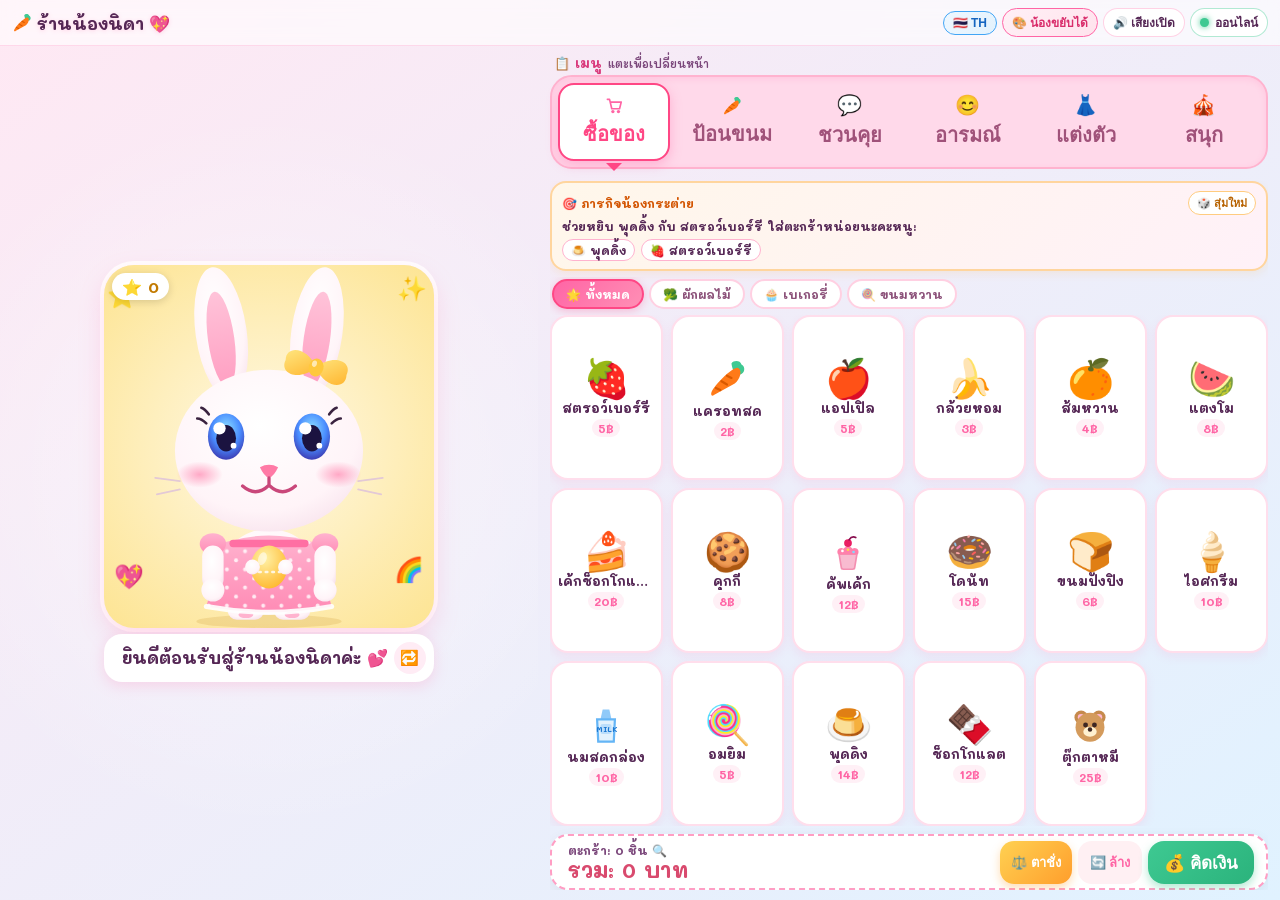
<file: index.html>
<!DOCTYPE html>
<html lang="th">
<head>
<meta charset="utf-8">
<meta name="viewport" content="width=device-width, initial-scale=1, maximum-scale=1, user-scalable=no, viewport-fit=cover">
<meta name="theme-color" content="#ff7eb6">
<meta name="apple-mobile-web-app-capable" content="yes">
<meta name="apple-mobile-web-app-status-bar-style" content="default">
<meta name="apple-mobile-web-app-title" content="ร้านนิดา">
<link rel="icon" type="image/jpeg" href="rabbit.jpg">
<link rel="apple-touch-icon" href="rabbit.jpg">
<link rel="manifest" href="manifest.json">
<meta name="description" content="เว็บแอปเล่นบทบาทสมมติร้านค้าน่ารัก สำหรับน้องนิดา เล่นได้ทั้งออนไลน์และออฟไลน์">
<meta property="og:title" content="🐰 ร้านน้องนิดา 2.0 | เล่นขายของ & พูดคุย">
<meta property="og:description" content="เว็บแอปเล่นบทบาทสมมติร้านค้าน่ารัก สำหรับน้องนิดา เล่นได้ทั้งออนไลน์และออฟไลน์">
<meta property="og:image" content="rabbit.jpg">
<meta property="og:type" content="website">
<title>🐰 ร้านน้องนิดา 2.0 | เล่นขายของ & พูดคุย</title>
<link href="https://fonts.googleapis.com/css2?family=Mali:wght@500;700;800&display=swap" rel="stylesheet">
<link rel="stylesheet" href="style.css">
</head>
<body>

<canvas id="confettiCanvas"></canvas>

<!-- Top Compact Header with Character Switcher & Language Switcher -->
<header>
  <h1><span class="header-carrot"><svg viewBox="0 0 36 36" class="ui-svg"><path d="M22 4 C24 1 30 1 31 5 C35 7 34 13 30 14 C26 15 23 11 22 4 Z" fill="#3ec992"/><path d="M7 32 C5 34 3 33 4 30 C7 23 23 7 28 8 C32 10 30 18 25 22 Z" fill="#ff7a18"/><path d="M18 15 L22 17 M13 20 L18 23 M8 26 L12 28" stroke="#d95a00" stroke-width="2" stroke-linecap="round"/></svg></span> <span id="appTitle">ร้านน้องนิดา</span> <span>💖</span></h1>
  <div class="top-actions">
    <button type="button" class="pill-btn lang-switch-btn" id="langToggleBtn" title="สลับภาษา / Switch Language">
      🇹🇭<span class="lbl"> TH</span>
    </button>
    <button type="button" class="pill-btn char-switch-btn" id="charToggleBtn" title="สลับตัวละคร">
      🎨<span class="lbl"> น้องขยับได้</span>
    </button>
    <button type="button" class="pill-btn" id="soundToggle" aria-label="สลับเสียงเอฟเฟกต์">🔊<span class="lbl"> เสียงเปิด</span></button>
    <button type="button" class="pill-btn" id="offlinePill"><span class="status-dot"></span><span class="lbl"> ออนไลน์</span></button>
  </div>
</header>

<!-- PWA Install Prompt Banner -->
<div id="installBanner">
  <span id="installBannerText">⭐ ติดตั้งลงหน้าจอโฮมเพื่อเล่นแบบเต็มจอ</span>
  <button type="button" id="installBtn">ติดตั้ง</button>
  <button type="button" id="installClose" aria-label="ปิดแถบนี้">✕</button>
</div>

<!-- Main Split App Container -->
<div class="app-container">

  <!-- LEFT: Character Stage (Switchable between Vector Animated & 3D Photo) -->
  <div class="char-panel">
    <div class="stage" id="stage" data-scene="sunny" role="button" tabindex="0" aria-label="แตะน้องนิดาเพื่อเล่นด้วยกัน">
      <span class="star" style="left:1%;top:4%">⭐</span>
      <span class="star" style="right:2%;top:2%;animation-delay:.6s">✨</span>
      <span class="star" style="left:3%;bottom:10%;animation-delay:1.2s">💖</span>
      <span class="star" style="right:3%;bottom:12%;animation-delay:1.8s">🌈</span>

      <div id="sceneFx" aria-hidden="true"></div>
      <div id="countBadge" aria-hidden="true"></div>

      <!-- 1. ARTICULATED ANIMATED BUNNY (modern flat style) -->
      <div class="char-view" id="viewVector">
        <div class="char-vector-card" id="bunnyVectorCard">
          <svg viewBox="0 0 400 440" aria-label="น้องนิดากระต่ายขยับได้">
<defs>
<radialGradient id="furG" cx="45%" cy="35%" r="75%"><stop offset="0" stop-color="#ffffff"/><stop offset="0.7" stop-color="#fff4f8"/><stop offset="1" stop-color="#f6dfea"/></radialGradient>
<linearGradient id="earIn" x1="0" y1="0" x2="0" y2="1"><stop offset="0" stop-color="#ffc3d9"/><stop offset="1" stop-color="#ff9fc2"/></linearGradient>
<radialGradient id="eyeBlueGrad" cx="50%" cy="35%" r="70%"><stop offset="0" stop-color="#8fe3ff"/><stop offset="0.55" stop-color="#4a8dff"/><stop offset="1" stop-color="#3a2fa8"/></radialGradient>
<radialGradient id="cheekBlush" cx="50%" cy="50%" r="50%"><stop offset="0" stop-color="#ff8fb5" stop-opacity="0.75"/><stop offset="1" stop-color="#ff8fb5" stop-opacity="0"/></radialGradient>
<linearGradient id="dressG" x1="0" y1="0" x2="0" y2="1"><stop offset="0" stop-color="#ffb3cf"/><stop offset="1" stop-color="#ff8bb5"/></linearGradient>
<pattern id="dots" width="22" height="22" patternUnits="userSpaceOnUse"><circle cx="6" cy="6" r="2.4" fill="#fff" opacity="0.8"/><circle cx="17" cy="17" r="2.4" fill="#fff" opacity="0.8"/></pattern>
<linearGradient id="bowG" x1="0" y1="0" x2="1" y2="1"><stop offset="0" stop-color="#ffe680"/><stop offset="1" stop-color="#ffb52e"/></linearGradient>
<radialGradient id="balG" cx="35%" cy="30%" r="75%"><stop offset="0" stop-color="#ffa6bd"/><stop offset="1" stop-color="#ff3d6e"/></radialGradient>
<radialGradient id="eggG" cx="38%" cy="30%" r="75%"><stop offset="0" stop-color="#fff2a8"/><stop offset="1" stop-color="#ffb82e"/></radialGradient>
</defs>
<ellipse cx="200" cy="432" rx="88" ry="8" fill="#b9740a" opacity="0.16"/>
<g id="accCape" class="acc" style="display:none"><path d="M148 334 Q200 322 252 334 L322 432 Q200 452 78 432 Z" fill="#ff4d6d"/><path d="M162 346 Q200 336 238 346 L296 428 Q200 442 104 428 Z" fill="#ff8fa3" opacity="0.55"/></g>
<g id="accWings" class="acc" style="display:none">
<g id="accWingL"><path d="M150 352 C96 280 40 300 52 352 C58 388 110 392 150 372 Z" fill="#bfe8ff" fill-opacity="0.9" stroke="#fff" stroke-width="4"/><path d="M148 372 C110 372 72 404 90 418 C112 430 144 400 152 380 Z" fill="#dff3ff" fill-opacity="0.9" stroke="#fff" stroke-width="3"/><circle cx="84" cy="338" r="5" fill="#fff" opacity="0.8"/></g>
<g id="accWingR"><path d="M250 352 C304 280 360 300 348 352 C342 388 290 392 250 372 Z" fill="#bfe8ff" fill-opacity="0.9" stroke="#fff" stroke-width="4"/><path d="M252 372 C290 372 328 404 310 418 C288 430 256 400 248 380 Z" fill="#dff3ff" fill-opacity="0.9" stroke="#fff" stroke-width="3"/><circle cx="316" cy="338" r="5" fill="#fff" opacity="0.8"/></g>
</g>
<g id="rigFeet">
<rect x="150" y="408" width="44" height="22" rx="11" fill="url(#furG)"/><rect x="206" y="408" width="44" height="22" rx="11" fill="url(#furG)"/>
<ellipse cx="172" cy="424" rx="9" ry="4" fill="#ffb3cf"/><ellipse cx="228" cy="424" rx="9" ry="4" fill="#ffb3cf"/>
</g>
<g id="rigBody">
<ellipse cx="200" cy="372" rx="58" ry="52" fill="url(#furG)"/>
<path d="M146 336 Q200 320 254 336 L276 414 Q200 428 124 414 Z" fill="url(#dressG)"/>
<path d="M146 336 Q200 320 254 336 L276 414 Q200 428 124 414 Z" fill="url(#dots)"/>
<path d="M124 414 Q200 428 276 414" fill="none" stroke="#fff" stroke-width="6" stroke-linecap="round" opacity="0.9"/>
<rect id="dressBelt" x="152" y="333" width="96" height="9" rx="4.5" fill="#ff6fa3"/>
</g>
<g id="rigArmL"><ellipse cx="132" cy="338" rx="16" ry="13" fill="url(#dressG)"/><rect x="119" y="340" width="26" height="54" rx="13" fill="url(#furG)"/><circle cx="132" cy="394" r="14" fill="url(#furG)"/></g>
<g id="rigArmR"><ellipse cx="268" cy="338" rx="16" ry="13" fill="url(#dressG)"/><rect x="255" y="340" width="26" height="54" rx="13" fill="url(#furG)"/><circle cx="268" cy="394" r="14" fill="url(#furG)"/>
<g id="accWand" class="acc" style="display:none"><path d="M266 398 L312 312" stroke="#ffd23f" stroke-width="7" stroke-linecap="round"/><polygon class="wand-star" points="316.0,285.0 320.4,295.9 332.2,296.7 323.1,304.3 326.0,315.8 316.0,309.5 306.0,315.8 308.9,304.3 299.8,296.7 311.6,295.9" fill="#ffe14d" stroke="#ff9e2c" stroke-width="2.5" stroke-linejoin="round"/><circle cx="268" cy="394" r="10" fill="url(#furG)"/></g>
<g id="accBalloon" class="acc" style="display:none"><path d="M268 394 Q300 350 332 300" stroke="#c9a9ba" stroke-width="2.5" fill="none"/><ellipse cx="332" cy="258" rx="30" ry="36" fill="url(#balG)"/><path d="M326 294 L338 294 L332 304 Z" fill="#ff3d6e"/><ellipse cx="321" cy="244" rx="7" ry="11" fill="#fff" opacity="0.5" transform="rotate(20 321 244)"/><circle cx="268" cy="394" r="10" fill="url(#furG)"/></g>
<g id="accLollipop" class="acc" style="display:none"><path d="M268 398 L302 330" stroke="#f6e9f0" stroke-width="7" stroke-linecap="round"/><circle cx="306" cy="304" r="30" fill="#ff6fa3"/><path d="M308.0,304.0 L308.1,304.2 L308.2,304.5 L308.3,304.8 L308.4,305.0 L308.4,305.4 L308.3,305.7 L308.2,306.0 L308.1,306.3 L307.9,306.7 L307.7,307.0 L307.5,307.3 L307.2,307.6 L306.8,307.8 L306.4,308.0 L306.0,308.2 L305.5,308.3 L305.1,308.4 L304.6,308.4 L304.1,308.3 L303.6,308.2 L303.0,308.1 L302.5,307.8 L302.0,307.6 L301.6,307.2 L301.1,306.8 L300.7,306.3 L300.4,305.8 L300.1,305.3 L299.8,304.6 L299.7,304.0 L299.6,303.3 L299.5,302.6 L299.6,301.9 L299.7,301.2 L299.9,300.5 L300.2,299.8 L300.5,299.1 L301.0,298.4 L301.5,297.8 L302.1,297.3 L302.8,296.8 L303.5,296.3 L304.3,296.0 L305.1,295.7 L306.0,295.5 L306.9,295.4 L307.8,295.4 L308.8,295.5 L309.7,295.7 L310.6,296.0 L311.5,296.4 L312.4,296.9 L313.2,297.5 L313.9,298.2 L314.6,299.0 L315.2,299.9 L315.7,300.8 L316.2,301.8 L316.5,302.9 L316.7,304.0 L316.8,305.1 L316.7,306.3 L316.6,307.4 L316.3,308.6 L315.9,309.7 L315.3,310.8 L314.7,311.8 L313.9,312.8 L313.0,313.7 L312.1,314.5 L311.0,315.2 L309.8,315.8 L308.6,316.3 L307.3,316.6 L306.0,316.8 L304.6,316.9 L303.3,316.8 L301.9,316.6 L300.5,316.3 L299.2,315.7 L297.9,315.1 L296.7,314.3 L295.6,313.4 L294.6,312.3 L293.6,311.1 L292.8,309.9 L292.1,308.5 L291.6,307.1 L291.2,305.6 L291.0,304.0 L290.9,302.4 L291.0,300.8 L291.3,299.2 L291.8,297.7 L292.4,296.1 L293.2,294.7 L294.1,293.3 L295.2,292.0 L296.4,290.8 L297.8,289.8 L299.3,288.8 L300.8,288.1 L302.5,287.5 L304.2,287.1 L306.0,286.8 L307.8,286.8 L309.6,286.9 L311.4,287.3 L313.2,287.8 L314.9,288.5 L316.6,289.4 L318.2,290.5 L319.6,291.7 L320.9,293.1 L322.1,294.7 L323.1,296.4 L324.0,298.2 L324.6,300.0 L325.1,302.0 L325.3,304.0 L325.4,306.0 L325.2,308.1 L324.8,310.1 L324.2,312.1 L323.4,314.0 L322.3,315.9 L321.1,317.6 L319.7,319.2 L318.1,320.7 L316.4,322.0 L314.5,323.1 L312.5,324.0 L310.4,324.7 L308.2,325.2 L306.0,325.5 L303.7,325.5 L301.5,325.3 L299.2,324.9 L297.0,324.2 L294.9,323.2 L292.9,322.1 L290.9,320.7 L289.2,319.2 L287.6,317.4 L286.1,315.5 L284.9,313.4 L283.9,311.2 L283.1,308.9 L282.6,306.5 L282.3,304.0 L282.3,301.5 L282.6,299.0 L283.1,296.6 L283.9,294.1 L284.9,291.8 L286.2,289.6 L287.7,287.5 L289.4,285.6 L291.3,283.8 L293.4,282.3 L295.7,280.9 L298.2,279.8 L300.7,279.0 L303.3,278.5 L306.0,278.2 L308.7,278.2 L311.4,278.4 L314.1,279.0 L316.7,279.9 L319.3,281.0 L321.7,282.4 L324.0,284.1 L326.1,285.9 L328.0,288.1 L329.6,290.4 L331.1,292.8 L332.2,295.5 L333.1,298.2 L333.7,301.1 L334.0,304.0" fill="none" stroke="#fff" stroke-width="4.5" stroke-linecap="round" stroke-linejoin="round"/><circle cx="268" cy="394" r="10" fill="url(#furG)"/></g>
<g id="accBouquet" class="acc" style="display:none"><path d="M268 396 L296 338 M268 396 L314 348 M268 396 L282 326" stroke="#2fbf7e" stroke-width="4.5" stroke-linecap="round"/><path d="M276 380 q18 -4 22 -20 q-18 2 -22 20z" fill="#3ec992"/><circle cx="304.0" cy="332.0" r="6" fill="#ff8fc0"/><circle cx="298.5" cy="339.6" r="6" fill="#ff8fc0"/><circle cx="289.5" cy="336.7" r="6" fill="#ff8fc0"/><circle cx="289.5" cy="327.3" r="6" fill="#ff8fc0"/><circle cx="298.5" cy="324.4" r="6" fill="#ff8fc0"/><circle cx="296" cy="332" r="5" fill="#ffd23f"/><circle cx="324.0" cy="344.0" r="6" fill="#ffd23f"/><circle cx="318.5" cy="351.6" r="6" fill="#ffd23f"/><circle cx="309.5" cy="348.7" r="6" fill="#ffd23f"/><circle cx="309.5" cy="339.3" r="6" fill="#ffd23f"/><circle cx="318.5" cy="336.4" r="6" fill="#ffd23f"/><circle cx="316" cy="344" r="5" fill="#ff7a18"/><circle cx="290.0" cy="322.0" r="6" fill="#ff6b6b"/><circle cx="284.5" cy="329.6" r="6" fill="#ff6b6b"/><circle cx="275.5" cy="326.7" r="6" fill="#ff6b6b"/><circle cx="275.5" cy="317.3" r="6" fill="#ff6b6b"/><circle cx="284.5" cy="314.4" r="6" fill="#ff6b6b"/><circle cx="282" cy="322" r="5" fill="#fff3a0"/><path d="M258 392 q10 -12 22 0 q-10 12 -22 0z" fill="#ff5c8a"/><circle cx="268" cy="394" r="10" fill="url(#furG)"/></g>
</g>
<g id="accApron" class="acc" style="display:none"><path d="M164 344 Q200 336 236 344 L242 412 Q200 420 158 412 Z" fill="#fff" opacity="0.95"/><path d="M200 372 c-6-8-16 0-8 8 l8 7 l8-7 c8-8-2-16-8-8z" fill="#ff6fa3"/></g>
<g id="rigHeldItem">
<ellipse cx="200" cy="366" rx="22" ry="26" fill="url(#eggG)"/>
<ellipse cx="192" cy="356" rx="5" ry="8" fill="#fff" opacity="0.55" transform="rotate(20 192 356)"/>
<path d="M180 372 L220 372" stroke="#fff" stroke-width="3" stroke-dasharray="2 6" stroke-linecap="round" opacity="0.8"/>
<circle cx="180" cy="366" r="9" fill="url(#furG)"/><circle cx="220" cy="366" r="9" fill="url(#furG)"/>
</g>
<g id="rigHead">
<g id="rigEarL"><ellipse cx="142" cy="82" rx="31" ry="80" transform="rotate(-8 142 82)" fill="url(#furG)"/><ellipse cx="142" cy="90" rx="16" ry="58" transform="rotate(-8 142 90)" fill="url(#earIn)"/></g>
<g id="rigEarR"><ellipse cx="258" cy="82" rx="31" ry="80" transform="rotate(8 258 82)" fill="url(#furG)"/><ellipse cx="258" cy="90" rx="16" ry="58" transform="rotate(8 258 90)" fill="url(#earIn)"/></g>
<ellipse cx="200" cy="225" rx="114" ry="98" fill="url(#furG)"/>
<g id="rigBow" transform="translate(226, 100) rotate(14)">
<path d="M36 16 C20 -6 -6 -2 -2 16 C-6 34 20 38 36 16Z" fill="url(#bowG)"/><path d="M36 16 C52 -6 78 -2 74 16 C78 34 52 38 36 16Z" fill="url(#bowG)"/>
<ellipse cx="36" cy="16" rx="9" ry="11" fill="#ffc83d"/><ellipse cx="33" cy="12" rx="3" ry="4" fill="#fff" opacity="0.6"/>
</g>
<g id="accCrown" class="acc" style="display:none"><path d="M160 142 L166 108 L184 128 L200 100 L216 128 L234 108 L240 142 Z" fill="#ffd23f"/><circle cx="200" cy="122" r="5" fill="#ff5c8a"/><circle cx="168" cy="116" r="3.5" fill="#6ec6ff"/><circle cx="232" cy="116" r="3.5" fill="#6ec6ff"/></g>
<g id="accChef" class="acc" style="display:none"><circle cx="168" cy="112" r="20" fill="#fff"/><circle cx="232" cy="112" r="20" fill="#fff"/><circle cx="200" cy="96" r="24" fill="#fff"/><rect x="164" y="118" width="72" height="26" rx="7" fill="#f3f3fa"/><path d="M174 128 V140 M200 128 V140 M226 128 V140" stroke="#e1e1ee" stroke-width="2"/></g>
<g id="accParty" class="acc" style="display:none"><path d="M200 66 L166 142 Q200 152 234 142 Z" fill="#7c5cff"/><path d="M190 98 L212 106 M181 120 L220 130" stroke="#ffd23f" stroke-width="6" stroke-linecap="round"/><circle cx="200" cy="66" r="9" fill="#ff5c8a"/></g>
<g id="accCap" class="acc" style="display:none"><path d="M146 150 Q148 92 200 90 Q252 92 254 150 Q200 160 146 150Z" fill="#4a8dff"/><path d="M200 90 Q178 118 176 154 M200 90 Q222 118 224 154" stroke="#2f6be0" stroke-width="3" fill="none" opacity="0.6"/><circle cx="200" cy="90" r="6" fill="#ffd23f"/><path d="M236 148 Q296 138 308 158 Q272 168 232 158Z" fill="#2f6be0"/><circle cx="200" cy="124" r="11" fill="#fff"/><polygon points="200.0,115.0 202.4,120.8 208.6,121.2 203.8,125.2 205.3,131.3 200.0,128.0 194.7,131.3 196.2,125.2 191.4,121.2 197.6,120.8" fill="#ff5c8a"/></g>
<g id="accWizard" class="acc" style="display:none"><path d="M206 20 Q198 80 158 150 Q200 164 244 150 Q216 90 206 20Z" fill="#6a4be8"/><ellipse cx="201" cy="150" rx="66" ry="13" fill="#4b32b8"/><path d="M165 140 Q201 154 238 140" stroke="#ffd23f" stroke-width="6" fill="none"/><polygon points="198.0,79.0 201.2,87.6 210.4,88.0 203.2,93.7 205.6,102.5 198.0,97.5 190.4,102.5 192.8,93.7 185.6,88.0 194.8,87.6" fill="#ffd23f"/><circle cx="224" cy="116" r="3.5" fill="#ffd23f"/><circle cx="180" cy="120" r="3" fill="#fff" opacity="0.9"/></g>
<g id="accScarf" class="acc" style="display:none"><path d="M150 318 Q200 342 250 318 L252 336 Q200 358 148 336 Z" fill="#ff5c5c"/><path d="M160 327 Q200 349 240 327" stroke="#fff" stroke-width="3" fill="none" opacity="0.7"/><path d="M226 342 L246 380 L226 384 L214 348 Z" fill="#e34747"/></g>
<g id="accBowtie" class="acc" style="display:none"><path d="M200 340 L160 318 Q152 340 160 362 Z" fill="#7c5cff"/><path d="M200 340 L240 318 Q248 340 240 362 Z" fill="#7c5cff"/><circle cx="200" cy="340" r="9" fill="#5b3fd0"/><circle cx="176" cy="334" r="3" fill="#fff" opacity="0.8"/><circle cx="224" cy="346" r="3" fill="#fff" opacity="0.8"/></g>
<g id="accNecklace" class="acc" style="display:none"><path d="M150 318 Q200 374 250 318" fill="none" stroke="#e8b8cc" stroke-width="2"/><circle cx="150.0" cy="318.0" r="5.5" fill="#fff8fb" stroke="#e8b8cc" stroke-width="1.5"/><circle cx="162.5" cy="330.2" r="5.5" fill="#fff8fb" stroke="#e8b8cc" stroke-width="1.5"/><circle cx="175.0" cy="339.0" r="5.5" fill="#fff8fb" stroke="#e8b8cc" stroke-width="1.5"/><circle cx="187.5" cy="344.2" r="5.5" fill="#fff8fb" stroke="#e8b8cc" stroke-width="1.5"/><circle cx="200.0" cy="346.0" r="5.5" fill="#fff8fb" stroke="#e8b8cc" stroke-width="1.5"/><circle cx="212.5" cy="344.2" r="5.5" fill="#fff8fb" stroke="#e8b8cc" stroke-width="1.5"/><circle cx="225.0" cy="339.0" r="5.5" fill="#fff8fb" stroke="#e8b8cc" stroke-width="1.5"/><circle cx="237.5" cy="330.2" r="5.5" fill="#fff8fb" stroke="#e8b8cc" stroke-width="1.5"/><circle cx="250.0" cy="318.0" r="5.5" fill="#fff8fb" stroke="#e8b8cc" stroke-width="1.5"/><path d="M200 354 c-6-8-16 0-8 8 l8 7 l8-7 c8-8-2-16-8-8z" fill="#ff5c8a"/></g>
<g id="accPhones" class="acc" style="display:none"><path d="M96 232 C84 128 316 128 304 232" fill="none" stroke="#6b5bff" stroke-width="9" stroke-linecap="round"/><rect x="80" y="210" width="28" height="54" rx="13" fill="#ff5c8a"/><rect x="292" y="210" width="28" height="54" rx="13" fill="#ff5c8a"/></g>
<g id="accFlower" class="acc" style="display:none"><g fill="#ff8fc0"><circle cx="150" cy="140" r="10"/><circle cx="164" cy="150" r="10"/><circle cx="159" cy="166" r="10"/><circle cx="141" cy="166" r="10"/><circle cx="136" cy="150" r="10"/></g><circle cx="150" cy="154" r="7" fill="#ffd23f"/></g>
<ellipse class="rig-cheek" cx="116" cy="254" rx="28" ry="16" fill="url(#cheekBlush)"/>
<ellipse class="rig-cheek" cx="284" cy="254" rx="28" ry="16" fill="url(#cheekBlush)"/>
<g class="rig-normal-eyes">
<g id="rigPupils">
<g class="rig-eye"><ellipse cx="148" cy="208" rx="22" ry="28" fill="url(#eyeBlueGrad)"/><ellipse cx="148" cy="210" rx="12" ry="16" fill="#1b1340"/><circle cx="140" cy="198" r="7.5" fill="#fff"/><circle cx="157" cy="219" r="3.5" fill="#fff"/></g>
<g class="rig-eye"><ellipse cx="252" cy="208" rx="22" ry="28" fill="url(#eyeBlueGrad)"/><ellipse cx="252" cy="210" rx="12" ry="16" fill="#1b1340"/><circle cx="244" cy="198" r="7.5" fill="#fff"/><circle cx="261" cy="219" r="3.5" fill="#fff"/></g>
</g>
<g stroke="#3a2340" stroke-width="3.2" stroke-linecap="round" fill="none"><path d="M124 192 Q118 186 113 186"/><path d="M127 181 Q122 174 118 173"/><path d="M276 192 Q282 186 287 186"/><path d="M273 181 Q278 174 282 173"/></g>
</g>
<g id="happyEyes" style="display:none;" stroke="#3a2340" stroke-width="6" stroke-linecap="round" fill="none"><path d="M128 212 Q148 186 168 212"/><path d="M232 212 Q252 186 272 212"/></g>
<g id="sleepyEyes" style="display:none;" stroke="#3a2340" stroke-width="5" stroke-linecap="round" fill="none"><path d="M130 214 Q148 226 166 214"/><path d="M234 214 Q252 226 270 214"/></g>
<g id="accGlasses" class="acc" style="display:none" fill="rgba(180,225,255,0.25)" stroke="#ff5c8a" stroke-width="5"><circle cx="148" cy="208" r="31"/><circle cx="252" cy="208" r="31"/><path d="M179 206 Q200 196 221 206" fill="none"/></g>
<g id="accShades" class="acc" style="display:none"><rect x="116" y="190" width="64" height="40" rx="16" fill="#1f1f2e"/><rect x="220" y="190" width="64" height="40" rx="16" fill="#1f1f2e"/><path d="M180 202 H220" stroke="#1f1f2e" stroke-width="6"/><path d="M126 199 l16 -2 M230 199 l16 -2" stroke="#fff" stroke-width="4" opacity="0.5" stroke-linecap="round"/></g>
<g id="accHeartGlasses" class="acc" style="display:none"><path d="M148 238 C102 208 116 170 148 190 C180 170 194 208 148 238Z" fill="rgba(255,120,170,0.45)" stroke="#ff3d7f" stroke-width="5" stroke-linejoin="round"/><path d="M252 238 C206 208 220 170 252 190 C284 170 298 208 252 238Z" fill="rgba(255,120,170,0.45)" stroke="#ff3d7f" stroke-width="5" stroke-linejoin="round"/><path d="M186 202 Q200 194 214 202" stroke="#ff3d7f" stroke-width="5" fill="none"/></g>
<g stroke="#e3c9d6" stroke-width="2" stroke-linecap="round"><path d="M92 262 L62 258"/><path d="M92 272 L64 278"/><path d="M308 262 L338 258"/><path d="M308 272 L336 278"/></g>
<path d="M189 245 Q200 239 211 245 Q206 256 200 258 Q194 256 189 245Z" fill="#ff7aa6"/>
<path id="smile" d="M200 258 L200 267 M200 267 Q184 282 168 268 M200 267 Q216 282 232 268" stroke="#c9477a" stroke-width="4" fill="none" stroke-linecap="round"/>
<g id="open" style="display:none;"><ellipse id="mouthE" cx="200" cy="278" rx="22" ry="12" fill="#8e1b38"/><rect x="193" y="267" width="14" height="9" rx="3" fill="#fff"/><ellipse id="tongue" cx="200" cy="285" rx="14" ry="5" fill="#ff82a0"/></g>
<g id="accMustache" class="acc" style="display:none"><path d="M200 262 C192 250 168 250 160 262 C168 270 188 270 200 265 C212 270 232 270 240 262 C232 250 208 250 200 262Z" fill="#4b2e2e"/></g>
<g id="accSticker" class="acc" style="display:none"><polygon points="292.0,233.0 295.8,242.7 306.3,243.4 298.2,250.0 300.8,260.1 292.0,254.5 283.2,260.1 285.8,250.0 277.7,243.4 288.2,242.7" fill="#ffd23f" stroke="#ff9e2c" stroke-width="2.5" stroke-linejoin="round"/><path d="M110 244 c-8-9-20 0-10 9 l10 8 l10-8 c10-9-2-18-10-9z" fill="#ff5c8a" stroke="#fff" stroke-width="2"/></g>

</g>
</svg>
        </div>
      </div>

      <!-- 2. 3D PHOTO CARD (rabbit.jpg) -->
      <div class="char-view" id="view3D" style="display:none;">
        <div class="char-3d-card" id="bunny3DCard">
          <img src="rabbit.jpg" id="rabbitImg" alt="น้องนิดา กระต่าย 3D">
        </div>
      </div>

      <!-- Invisible Touch Zones (Both Characters) -->
      <div id="bunnyHead" title="ลูบหัวน้องนิดา"></div>
      <div id="bunnyNose" title="จิ้มจมูกน้องนิดา"></div>
      <div id="bunnyTummy" title="จั๊กจี้พุงน้องนิดา"></div>
      <div id="mouthTarget"></div>

      <!-- Floating Price Tag -->
      <div class="price-tag-badge" id="tag">
        <span><svg viewBox="0 0 36 36" class="ui-svg"><path d="M14 6 L28 20 C29 21 29 23 28 24 L24 28 C23 29 21 29 20 28 L6 14 L6 6 Z" fill="#ff70a6"/><circle cx="11" cy="11" r="2.5" fill="#fff"/></svg></span>
        <span id="tagText">0฿</span>
      </div>

      <!-- Floating Hearts Burst -->
      <div class="hearts-burst" id="hearts">
        <span>💖</span><span>💕</span><span>✨</span>
      </div>
    </div>

    <!-- Speech Bubble (Right under bunny) -->
    <div class="bubble-box">
      <div class="bubble" id="bubble" role="status" aria-live="polite">ยินดีต้อนรับสู่ร้านน้องนิดาค่ะ 💕</div>
      <button type="button" class="bubble-replay" id="replayBubble" aria-label="ฟังเสียงอีกครั้ง">🔁</button>
    </div>
  </div>

  <!-- RIGHT: CONTROLS & SHELVES (NO SCROLLING NEEDED) -->
  <div class="control-panel">
    <!-- Activity Tabs -->
    <div class="menu-label" id="menuLabel">📋 เมนู <small>แตะเพื่อเปลี่ยนหน้า</small></div>
    <div class="tabs" role="tablist">
      <button type="button" class="tab-btn active" data-tab="shop" id="tabBtnShop">
        <span><svg viewBox="0 0 36 36" class="ui-svg"><path d="M6 6 L10 6 L14 23 L28 23 L31 11 L12 11" fill="none" stroke="#ff65a5" stroke-width="3" stroke-linecap="round" stroke-linejoin="round"/><circle cx="16" cy="28" r="3" fill="#ff65a5"/><circle cx="26" cy="28" r="3" fill="#ff65a5"/></svg></span> <span class="tab-lbl">ซื้อของ</span>
      </button>
      <button type="button" class="tab-btn" data-tab="feed" id="tabBtnFeed">
        <span><svg viewBox="0 0 36 36" class="ui-svg"><path d="M22 4 C24 1 30 1 31 5 C35 7 34 13 30 14 C26 15 23 11 22 4 Z" fill="#3ec992"/><path d="M7 32 C5 34 3 33 4 30 C7 23 23 7 28 8 C32 10 30 18 25 22 Z" fill="#ff7a18"/><path d="M18 15 L22 17 M13 20 L18 23 M8 26 L12 28" stroke="#d95a00" stroke-width="2" stroke-linecap="round"/></svg></span> <span class="tab-lbl">ป้อนขนม</span>
      </button>
      <button type="button" class="tab-btn" data-tab="roleplay" id="tabBtnRoleplay">
        <span>💬</span> <span class="tab-lbl">ชวนคุย</span>
      </button>
      <button type="button" class="tab-btn" data-tab="moods" id="tabBtnMoods">
        <span>😊</span> <span class="tab-lbl">อารมณ์</span>
      </button>
      <button type="button" class="tab-btn" data-tab="dress" id="tabBtnDress">
        <span>👗</span> <span class="tab-lbl">แต่งตัว</span>
      </button>
      <button type="button" class="tab-btn" data-tab="fun" id="tabBtnFun">
        <span>🎪</span> <span class="tab-lbl">สนุก</span>
      </button>
    </div>

    <!-- Active Panels -->
    <div class="tab-content-area">
      <!-- 1. SHOP PANEL -->
      <div class="tab-panel active" id="panel-shop">
        <!-- Bunny Shopping Quest Card -->
        <div class="quest-box" id="questBox">
          <div class="quest-head">
            <span class="quest-badge" id="questBadge">🎯 ภารกิจน้องกระต่าย</span>
            <button type="button" class="quest-reroll-btn" id="questRerollBtn" title="ขอภารกิจใหม่">🎲 สุ่มใหม่</button>
          </div>
          <div class="quest-content">
            <div class="quest-speech" id="questSpeech">ช่วยหาของใส่ตะกร้าให้หน่อยนะคะหนู:</div>
            <div class="quest-items" id="questItems"></div>
          </div>
        </div>

        <!-- Shop Category Filter Chips -->
        <div class="shop-cats" id="shopCats" role="tablist" aria-label="หมวดหมู่สินค้า">
          <button type="button" class="shop-cat-btn active" data-cat="all" id="catBtnAll">🌟 ทั้งหมด</button>
          <button type="button" class="shop-cat-btn" data-cat="fresh" id="catBtnFresh">🥦 ผักผลไม้</button>
          <button type="button" class="shop-cat-btn" data-cat="bakery" id="catBtnBakery">🧁 เบเกอรี่</button>
          <button type="button" class="shop-cat-btn" data-cat="sweet" id="catBtnSweet">🍭 ขนมหวาน</button>
        </div>

        <div class="products-grid" id="productShelf"></div>
        <div class="cart-bar">
          <div class="cart-info" id="cartInfoBtn" role="button" tabindex="0" title="แตะเพื่อเปิดดูของในตะกร้า">
            <div class="cart-count" id="cartCount">ตะกร้า: 0 ชิ้น 🔍</div>
            <div class="cart-total" id="cartTotal">รวม: 0 บาท</div>
          </div>
          <div class="cart-actions">
            <button type="button" class="btn-scale" id="openScaleBtn" title="ชั่งน้ำหนักผลไม้">⚖️ ตาชั่ง</button>
            <button type="button" class="btn-clear" id="clearCartBtn" title="เริ่มใหม่">🔄 ล้าง</button>
            <button type="button" class="btn-pay" id="checkoutBtn">💰 คิดเงิน</button>
          </div>
        </div>
      </div>

      <!-- 2. FEED PANEL -->
      <div class="tab-panel" id="panel-feed">
        <div class="feed-shelf" id="feedShelf"></div>
      </div>

      <!-- 3. ROLEPLAY PANEL (1-4) -->
      <div class="tab-panel" id="panel-roleplay">
        <div class="btns-grid">
          <button type="button" class="big-btn b1" data-k="1"><b>1</b> <span class="rp-lbl">ต้อนรับ 👋</span></button>
          <button type="button" class="big-btn b2" data-k="2"><b>2</b> <span class="rp-lbl">รับอะไรดี 💬</span></button>
          <button type="button" class="big-btn b3" data-k="3"><b>3</b> <span class="rp-lbl">บอกราคา</span> <svg viewBox="0 0 36 36" class="ui-svg"><path d="M14 6 L28 20 C29 21 29 23 28 24 L24 28 C23 29 21 29 20 28 L6 14 L6 6 Z" fill="#ff70a6"/><circle cx="11" cy="11" r="2.5" fill="#fff"/></svg></button>
          <button type="button" class="big-btn b4" data-k="4"><b>4</b> <span class="rp-lbl">ขอบคุณ 💖</span></button>
        </div>
      </div>

      <!-- 4. MOODS PANEL -->
      <div class="tab-panel" id="panel-moods">
        <div class="moods-grid">
          <button type="button" class="mood-card" data-mood="happy"><span>😄</span><span class="mood-lbl">ดีใจ</span></button>
          <button type="button" class="mood-card" data-mood="laugh"><span>😂</span><span class="mood-lbl">หัวเราะ</span></button>
          <button type="button" class="mood-card" data-mood="surprise"><span>😮</span><span class="mood-lbl">ตกใจ</span></button>
          <button type="button" class="mood-card" data-mood="sleepy"><span>😴</span><span class="mood-lbl">ง่วงนอน</span></button>
          <button type="button" class="mood-card" data-mood="dance"><span>💃</span><span class="mood-lbl">เต้นระบำ</span></button>
          <button type="button" class="mood-card" data-mood="praise"><span>🌟</span><span class="mood-lbl">ชมคนเก่ง</span></button>
        </div>
      </div>
      <!-- 5. DRESS-UP PANEL (cards are generated in app.js) -->
      <div class="tab-panel" id="panel-dress">
        <div class="dress-cats" id="dressCats" role="tablist" aria-label="หมวดหมู่เครื่องแต่งตัว"></div>
        <div class="dress-grid" id="dressGrid"></div>
        <div class="color-grid" id="colorGrid" hidden></div>
        <div class="dress-actions">
          <button type="button" class="dress-random" data-acc="random" id="dressRandomBtn">🎲 สุ่มชุดให้หน่อย</button>
          <button type="button" class="dress-reset" data-acc="none" id="dressResetBtn">✨ ถอดทั้งหมด</button>
        </div>
      </div>

      <!-- 6. FUN PANEL -->
      <div class="tab-panel" id="panel-fun">
        <div class="fun-grid" id="funGrid">
          <button type="button" class="mood-card" data-fun="balloons"><span>🎈</span><span class="fun-lbl">ลูกโป่ง</span></button>
          <button type="button" class="mood-card" data-fun="piano"><span>🎹</span><span class="fun-lbl">เปียโน</span></button>
          <button type="button" class="mood-card" data-fun="birthday"><span>🎂</span><span class="fun-lbl">วันเกิด</span></button>
          <button type="button" class="mood-card" data-fun="gachapon"><span>🎁</span><span class="fun-lbl">หมุนไข่</span></button>
          <button type="button" class="mood-card" data-fun="stickers"><span>🌟</span><span class="fun-lbl">สมุดสติกเกอร์</span></button>
          <button type="button" class="mood-card" data-fun="photo"><span>📸</span><span class="fun-lbl">ถ่ายรูป</span></button>
          <button type="button" class="mood-card" data-fun="scene"><span id="sceneIcon">🌈</span><span class="fun-lbl" id="sceneFunLbl">เปลี่ยนฉาก</span></button>
          <button type="button" class="mood-card" data-fun="count"><span>🔢</span><span class="fun-lbl">นับเลข</span></button>
        </div>
        <div class="piano-wrap" id="pianoWrap" hidden>
          <div class="piano" id="piano"></div>
          <button type="button" class="piano-close" id="pianoClose">⬅️ กลับ</button>
        </div>
      </div>
    </div>
  </div>

</div>

<!-- Payment overlay: Cash Register Drawer (ลิ้นชักแคชเชียร์) -->
<div class="pay-overlay" id="payOverlay">
  <div class="cash-drawer-box" id="cashDrawerBox">
    <button type="button" class="ov-close" id="payClose" aria-label="ปิด">✕</button>
    <div class="drawer-header">
      <div class="drawer-bell-icon">🔔</div>
      <div class="drawer-title" id="payTitle">รวม 0 บาท หนูจ่ายเงินเท่าไหร่คะ?</div>
    </div>
    <div class="drawer-sub" id="drawerSub">แตะเลือกธนบัตรหรือเหรียญที่ต้องการจ่ายนะคะ</div>
    <div class="drawer-body">
      <div class="drawer-section-title" id="drawerSecBills">💵 ธนบัตร</div>
      <div class="drawer-bills" id="drawerBills"></div>
      <div class="drawer-section-title" id="drawerSecCoins">🪙 เหรียญ</div>
      <div class="drawer-coins" id="drawerCoins"></div>
    </div>
    <div class="drawer-footer-hint" id="drawerHint">แตะที่เงินเพื่อชำระเงินได้เลยค่ะ ✨</div>
  </div>
</div>

<!-- Shopping Basket Manager Modal (เปิดดูของในตะกร้า & ลบออก) -->
<div class="basket-overlay" id="basketOverlay">
  <div class="basket-box">
    <button type="button" class="ov-close" id="basketClose" aria-label="ปิด">✕</button>
    <div class="basket-title" id="basketTitle">🛒 ตะกร้าของน้องนิดา 🛒</div>
    <div class="basket-subtitle" id="basketSubtitle">มีสินค้าทั้งหมด 0 ชิ้น</div>
    <div class="basket-items" id="basketItems"></div>
    <div class="basket-summary">
      <div class="basket-total" id="basketTotal">รวม: 0 บาท</div>
      <div class="basket-actions">
        <button type="button" class="btn-clear" id="basketClearBtn">🔄 ล้างตะกร้า</button>
        <button type="button" class="btn-pay" id="basketPayBtn">💰 ไปคิดเงินเลย</button>
      </div>
    </div>
  </div>
</div>

<!-- Digital Toy Scale Modal (เครื่องชั่งน้ำหนักผักผลไม้ดิจิทัล) -->
<div class="scale-overlay" id="scaleOverlay">
  <div class="scale-box">
    <button type="button" class="ov-close" id="scaleClose" aria-label="ปิด">✕</button>
    <div class="scale-title" id="scaleTitle">⚖️ เครื่องชั่งน้ำหนักผลไม้ดิจิทัล ⚖️</div>
    <div class="scale-hint" id="scaleHint">แตะเลือกผลไม้ด้านล่างเพื่อวางบนตาชั่งค่ะ</div>
    
    <div class="scale-machine">
      <div class="scale-pan" id="scalePan">
        <div class="scale-item-placed" id="scaleItemPlaced">
          <span class="scale-empty-icon">🥦</span>
        </div>
      </div>
      <div class="scale-pillar"></div>
      <div class="scale-base">
        <div class="scale-screen">
          <div class="scale-digits" id="scaleWeight">0.00 kg</div>
          <div class="scale-price" id="scalePrice">0 ฿</div>
        </div>
      </div>
    </div>

    <div class="scale-section-title" id="scaleSecTitle">แตะเลือกผลไม้ที่ต้องการชั่ง:</div>
    <div class="scale-fruits" id="scaleFruits"></div>

    <div class="scale-actions">
      <button type="button" class="scale-add-btn" id="scaleAddBtn" disabled>
        🏷️ พิมพ์ป้ายราคา & ใส่ตะกร้า!
      </button>
    </div>
  </div>
</div>

<!-- Birthday cake overlay -->
<div class="cake-overlay" id="cakeOverlay">
  <div class="cake-box">
    <button type="button" class="ov-close" id="cakeClose" aria-label="ปิด">✕</button>
    <div class="cake-title" id="cakeTitle">🎶 วันเกิดน้องนิดา 🎶</div>
    <button type="button" class="cake-btn" id="cakeBtn" aria-label="เป่าเทียน">
      <span class="candles" id="candles"><i></i><i></i><i></i></span>
      <span class="cake-emoji">🎂</span>
    </button>
    <div class="cake-hint" id="cakeHint">แตะที่เค้กเพื่อเป่าเทียน 💨</div>
  </div>
</div>

<!-- Photo overlay -->
<div id="flash"></div>
<div class="photo-overlay" id="photoOverlay">
  <div class="photo-box">
    <img id="photoImg" alt="รูปน้องนิดา">
    <div class="photo-hint" id="photoHint">มือถือ: กดค้างที่รูปเพื่อบันทึกได้เลย</div>
    <div class="photo-actions">
      <a class="photo-save" id="photoSave" download="nida-photo.png">💾 บันทึกรูป</a>
      <button type="button" class="photo-close" id="photoClose">✕ ปิด</button>
    </div>
  </div>
</div>

<div id="balloonLayer" aria-hidden="true">
  <div class="balloon-hud" id="balloonHud" style="display:none;">
    <div class="balloon-modes" id="balloonModes">
      <button type="button" class="b-mode-btn active" data-bmode="numbers" id="bModeNumbers">🔢 <span class="bm-lbl">นับเลข</span></button>
      <button type="button" class="b-mode-btn" data-bmode="colors" id="bModeColors">🎨 <span class="bm-lbl">ทายสี</span></button>
      <button type="button" class="b-mode-btn" data-bmode="surprise" id="bModeSurprise">🎁 <span class="bm-lbl">ซ่อนของขวัญ</span></button>
      <button type="button" class="b-mode-btn" data-bmode="melody" id="bModeMelody">🎶 <span class="bm-lbl">ดนตรี</span></button>
    </div>
    <div class="balloon-banner" id="balloonBanner" style="display:none;"></div>
    <button type="button" class="balloon-quit-btn" id="balloonQuitBtn" title="ปิดเกมลูกโป่ง">✕</button>
  </div>
</div>

<!-- Receipt Modal Overlay -->
<div class="receipt-overlay" id="receiptOverlay">
  <div class="receipt-paper" id="receiptPaper">
    <div class="receipt-zigzag-top"></div>
    <div class="receipt-body">
      <div class="receipt-shop-name" id="receiptShopName">🐰 ร้านน้องนิดา 🐰</div>
      <div class="receipt-tagline" id="receiptTagline">✨ ใบเสร็จรับเงินสุดน่ารัก ✨</div>
      <div class="receipt-divider">-----------------------------</div>
      <div class="receipt-meta" id="receiptMeta">วันที่: --/--/----</div>
      <div class="receipt-divider">-----------------------------</div>
      <div class="receipt-items" id="receiptItems"></div>
      <div class="receipt-divider">-----------------------------</div>
      <div class="receipt-total" id="receiptTotal">ยอดรวม: 0 บาท</div>
      <div class="receipt-stars" id="receiptStars">⭐ ดาวสะสม: 0 ดวง ⭐</div>
      <div class="receipt-barcode">
        <div class="receipt-bars">||| | |||| | ||| |||| | ||</div>
        <small id="receiptThanks">* ขอบคุณลูกค้าน่ารักนะคะ *</small>
      </div>
    </div>
    <div class="receipt-zigzag-bottom"></div>
    <div class="receipt-actions">
      <button type="button" class="receipt-rip-btn" id="receiptCloseBtn">✂️ ฉีกใบเสร็จ / ปิด</button>
    </div>
  </div>
</div>

<!-- Gachapon Machine Overlay -->
<div class="gacha-overlay" id="gachaOverlay">
  <div class="gacha-box">
    <button type="button" class="ov-close" id="gachaClose" aria-label="ปิด">✕</button>
    <div class="gacha-title" id="gachaTitle">🎁 ตู้หมุนไข่เซอร์ไพรส์ 🎁</div>
    <div class="gacha-machine" id="gachaMachine">
      <div class="gacha-dome" id="gachaDome">
        <div class="gacha-ball b-red"></div>
        <div class="gacha-ball b-blue"></div>
        <div class="gacha-ball b-yellow"></div>
        <div class="gacha-ball b-green"></div>
        <div class="gacha-ball b-purple"></div>
      </div>
      <button type="button" class="gacha-turn-knob" id="gachaTurnBtn">
        <span>🔄</span> <span id="gachaTurnLbl">หมุนตู้ไข่!</span>
      </button>
    </div>
    <div class="gacha-prize-zone" id="gachaPrizeZone" style="display:none;">
      <div class="gacha-egg-anim" id="gachaEggAnim">🥚</div>
      <div class="gacha-prize-text" id="gachaPrizeText">ว้าว! ได้ของเล่นใหม่</div>
    </div>
    <div class="gacha-hint" id="gachaHint">แตะที่ปุ่มเพื่อหมุนไข่ลุ้นของขวัญ ✨</div>
  </div>
</div>

<!-- Sticker Book Overlay -->
<div class="sticker-overlay" id="stickerOverlay">
  <div class="sticker-box">
    <button type="button" class="ov-close" id="stickerClose" aria-label="ปิด">✕</button>
    <div class="sticker-title" id="stickerTitle">🌟 สมุดสติกเกอร์คนเก่ง 🌟</div>
    <div class="sticker-subtitle" id="stickerSubtitle">ของน้องนิดา (แตะสติกเกอร์เพื่อสะสมลงสมุด)</div>
    <div class="sticker-album" id="stickerAlbum">
      <!-- 12 slots -->
    </div>
    <div class="sticker-bottom-bar">
      <button type="button" class="pill-btn" id="stickerClearBtn">🔄 เริ่มเก็บใหม่</button>
    </div>
  </div>
</div>

<script src="app.js"></script>
</body>
</html>
</file>
<file: style.css>
:root {
  --bg1: #ffe8f3;
  --bg2: #e0f2ff;
  --bg3: #fff6e0;
  --card: #ffffff;
  --ink: #552755;
  --ink-light: #7a467a;
  --b1: #ff65a5;
  --b2: #ff9e2c;
  --b3: #3ec992;
  --b4: #5a8fff;
  --b5: #b05cff;
  box-sizing: border-box;
}

@media (prefers-color-scheme: dark) {
  :root:not([data-theme="light"]) {
    --bg1: #2a1534;
    --bg2: #16243d;
    --bg3: #2d241c;
    --card: #281d38;
    --ink: #fff0fa;
    --ink-light: #d8b7cf;
  }
}

* {
  box-sizing: border-box;
  -webkit-tap-highlight-color: transparent;
}

html, body {
  margin: 0;
  padding: 0;
  width: 100%;
  height: 100vh;
  height: 100dvh;
  /* v2.9: JS sets --app-h from the *visible* viewport so browser toolbars never cover the bottom */
  height: var(--app-h, 100dvh);
  overflow: hidden;
  overscroll-behavior: none;
  user-select: none;
  -webkit-user-select: none;
}

body {
  font-family: 'Mali', 'Sarabun', 'Segoe UI Emoji', 'Apple Color Emoji', 'Noto Color Emoji', sans-serif;
  color: var(--ink);
  background: linear-gradient(145deg, var(--bg1), var(--bg2), var(--bg3), var(--bg1));
  background-size: 300% 300%;
  animation: bgGrad 18s ease infinite;
  display: flex;
  flex-direction: column;
  padding-top: env(safe-area-inset-top, 0px);
}

@keyframes bgGrad {
  0% { background-position: 0% 50%; }
  50% { background-position: 100% 50%; }
  100% { background-position: 0% 50%; }
}

/* Standalone SVG UI Icons */
.ui-svg {
  width: 1em;
  height: 1em;
  vertical-align: middle;
  display: inline-block;
  overflow: visible;
}
.prod-emoji .ui-svg {
  font-size: clamp(30px, 4vw, 40px);
}
.dress-emoji .ui-svg {
  font-size: clamp(28px, 4.2vw, 44px);
}
.big-btn .ui-svg {
  font-size: 24px;
}
.price-tag-badge .ui-svg {
  font-size: 18px;
}
.tab-btn .ui-svg {
  font-size: 20px;
}
.header-carrot {
  font-size: 20px;
  display: inline-flex;
  align-items: center;
}

/* Status Dot Indicator */
.status-dot {
  width: 9px;
  height: 9px;
  border-radius: 50%;
  display: inline-block;
  background: #3ec992;
  box-shadow: 0 0 6px #3ec992;
  margin-right: 3px;
}
.status-dot.offline {
  background: #ff9e2c;
  box-shadow: 0 0 6px #ff9e2c;
}

/* ============================================================
   TOP BAR (Compact Header with Character Switcher)
   ============================================================ */
header {
  flex: 0 0 auto;
  min-height: 46px;
  gap: 6px;
  display: flex;
  align-items: center;
  justify-content: space-between;
  padding: 0 12px;
  background: rgba(255, 255, 255, 0.6);
  backdrop-filter: blur(8px);
  border-bottom: 1.5px solid rgba(255, 126, 182, 0.25);
  z-index: 10;
}

h1 {
  margin: 0;
  min-width: 0;
  white-space: nowrap;
  font-size: 17px;
  font-weight: 800;
  display: flex;
  align-items: center;
  gap: 5px;
  text-shadow: 0 1px 4px rgba(255, 126, 182, 0.3);
}

.top-actions {
  flex-shrink: 0;
  display: flex;
  gap: 5px;
  align-items: center;
}

.pill-btn {
  background: rgba(255, 255, 255, 0.9);
  border: 1.5px solid rgba(255, 126, 182, 0.35);
  border-radius: 999px;
  padding: 4px 9px;
  font-size: 12px;
  font-weight: 700;
  color: var(--ink);
  cursor: pointer;
  display: inline-flex;
  align-items: center;
  gap: 3px;
  white-space: nowrap;
  transition: transform 0.1s, background 0.15s;
}
.pill-btn:active { transform: scale(0.94); }

.char-switch-btn {
  background: linear-gradient(135deg, #fff0f6, #ffe3ed);
  border-color: #ff65a5;
  color: #d92d6b;
  font-weight: 800;
}

.lang-switch-btn {
  background: linear-gradient(135deg, #eef7ff, #e3f2fd);
  border-color: #42a5f5;
  color: #1565c0;
  font-weight: 800;
}

/* PWA Install Banner */
#installBanner {
  flex: 0 0 auto;
  display: none;
  background: linear-gradient(135deg, #ff7eb6, #ffb347);
  color: #fff;
  padding: 6px 14px;
  font-size: 13px;
  font-weight: 700;
  align-items: center;
  justify-content: space-between;
}
#installBanner button {
  background: #fff;
  color: #d94a6e;
  border: 0;
  border-radius: 999px;
  padding: 3px 12px;
  font-size: 12px;
  font-weight: 800;
  cursor: pointer;
}

/* ============================================================
   MAIN APP LAYOUT (SPLIT VIEW)
   ============================================================ */
.app-container {
  flex: 1;
  display: flex;
  flex-direction: row;
  overflow: hidden;
  min-height: 0;
}

/* --- LEFT PANEL: BUNNY CHARACTER & SPEECH (ALWAYS VISIBLE) --- */
.char-panel {
  flex: 0 0 42%;
  display: flex;
  flex-direction: column;
  align-items: center;
  justify-content: center;
  padding: 6px 10px;
  position: relative;
  background: radial-gradient(circle at center, rgba(255,255,255,0.5) 0%, transparent 72%);
}

.stage {
  position: relative;
  width: min(100%, 330px);
  max-height: calc(100% - 64px);
  aspect-ratio: 1 / 1;
  cursor: pointer;
  touch-action: manipulation;
  display: flex;
  align-items: center;
  justify-content: center;
}

/* Character Views Container */
.char-view {
  width: 100%;
  height: 100%;
  display: flex;
  align-items: center;
  justify-content: center;
  position: relative;
}

/* 1. 3D Photo Character Card */
.char-3d-card {
  position: relative;
  width: 100%;
  height: 100%;
  border-radius: 30px;
  overflow: hidden;
  box-shadow: 0 10px 24px rgba(255, 126, 182, 0.28), 0 0 0 4px rgba(255, 255, 255, 0.95);
  background: #fde59b;
  transform-origin: center bottom;
  animation: bunnyIdle 3.2s ease-in-out infinite;
  transition: box-shadow 0.2s, transform 0.2s cubic-bezier(0.34, 1.56, 0.64, 1);
}
.char-3d-card img {
  width: 100%;
  height: 100%;
  object-fit: cover;
  display: block;
  pointer-events: none;
}

/* 2. Articulated Vector Animated Bunny (Styled like 3D rabbit) */
.char-vector-card {
  position: relative;
  width: 100%;
  height: 100%;
  border-radius: 30px;
  overflow: hidden;
  box-shadow: 0 10px 24px rgba(255, 126, 182, 0.28), 0 0 0 4px rgba(255, 255, 255, 0.95);
  background: radial-gradient(circle at center, #fff9e6 0%, #fde492 100%);
  display: flex;
  align-items: center;
  justify-content: center;
  transform-origin: center bottom;
  animation: bunnyIdle 3.2s ease-in-out infinite;
}

.char-vector-card svg {
  width: 100%;
  height: 100%;
  overflow: visible;
}

/* Interactive Touch Targets */
#bunnyHead {
  position: absolute;
  width: 50%;
  height: 25%;
  top: 5%;
  left: 25%;
  cursor: pointer;
  border-radius: 50%;
  z-index: 6;
}

#bunnyNose {
  position: absolute;
  width: 18%;
  height: 14%;
  top: 48%;
  left: 41%;
  cursor: pointer;
  border-radius: 50%;
  z-index: 6;
}

#bunnyTummy {
  position: absolute;
  width: 44%;
  height: 30%;
  bottom: 12%;
  left: 28%;
  cursor: pointer;
  border-radius: 50%;
  z-index: 6;
}

#mouthTarget {
  position: absolute;
  width: 20%;
  height: 12%;
  top: 48%;
  left: 40%;
  pointer-events: none;
}

/* Speaking Aura Glow */
#stage.speaking .char-3d-card,
#stage.speaking .char-vector-card {
  box-shadow: 0 0 26px rgba(255, 101, 165, 0.7), 0 0 0 5px #ff7eb6;
}

/* Dynamic Price Tag Badge */
.price-tag-badge {
  position: absolute;
  right: -4px;
  bottom: 18px;
  background: linear-gradient(135deg, #ffe27a, #ff9e2c);
  color: #8c2a00;
  border: 3px solid #ffffff;
  border-radius: 18px;
  padding: 4px 12px;
  font-size: 18px;
  font-weight: 800;
  box-shadow: 0 4px 12px rgba(0, 0, 0, 0.16);
  display: flex;
  align-items: center;
  gap: 4px;
  opacity: 0;
  transform: scale(0.7);
  transition: all 0.25s cubic-bezier(0.34, 1.56, 0.64, 1);
  z-index: 10;
}
.price-tag-badge.show {
  opacity: 1;
  transform: scale(1);
  animation: tagBounce 0.8s ease-in-out infinite alternate;
}
@keyframes tagBounce {
  0% { transform: translateY(0) rotate(2deg); }
  100% { transform: translateY(-5px) rotate(-2deg); }
}

/* Hearts & Stars */
.hearts-burst {
  position: absolute;
  inset: 0;
  pointer-events: none;
  opacity: 0;
  transition: opacity 0.3s;
  z-index: 8;
}
.hearts-burst span {
  position: absolute;
  font-size: 28px;
  animation: heartFloat 1.8s ease-out infinite;
}
.hearts-burst span:nth-child(1) { left: 8%; bottom: 35%; animation-delay: 0s; }
.hearts-burst span:nth-child(2) { right: 6%; bottom: 42%; animation-delay: 0.5s; }
.hearts-burst span:nth-child(3) { left: 45%; top: -8px; animation-delay: 1s; }
@keyframes heartFloat {
  0% { transform: translateY(10px) scale(0.6); opacity: 0; }
  30% { opacity: 1; transform: translateY(-10px) scale(1.1); }
  100% { transform: translateY(-45px) scale(0.9); opacity: 0; }
}

.star {
  position: absolute;
  font-size: 24px;
  pointer-events: none;
  animation: tw 2.4s ease-in-out infinite;
  z-index: 4;
}
@keyframes tw {
  0%, 100% { transform: scale(0.6) rotate(0deg); opacity: 0.35; }
  50% { transform: scale(1.25) rotate(25deg); opacity: 0.95; }
}

/* ============================================================
   ARTICULATED VECTOR BODY ANIMATIONS (Movable parts)
   ============================================================ */
#rigHead {
  transform-origin: 200px 310px;
  animation: rigHeadSway 4s ease-in-out infinite;
}
@keyframes rigHeadSway {
  0%, 100% { transform: rotate(-2deg); }
  50% { transform: rotate(2deg); }
}

#rigEarL {
  transform-origin: 145px 150px;
  animation: rigEarL 3.6s ease-in-out infinite;
}
#rigEarR {
  transform-origin: 255px 150px;
  animation: rigEarR 3.6s ease-in-out infinite 0.7s;
}
@keyframes rigEarL {
  0%, 100% { transform: rotate(-2deg); }
  50% { transform: rotate(4deg); }
}
@keyframes rigEarR {
  0%, 100% { transform: rotate(2deg); }
  45% { transform: rotate(-3deg); }
  50% { transform: rotate(8deg); }
  55% { transform: rotate(-3deg); }
}

/* Eyes Blinking & Pupils */
.rig-eye {
  transform-box: fill-box;
  transform-origin: center;
  animation: rigBlink 4s infinite;
}
@keyframes rigBlink {
  0%, 92%, 100% { transform: scaleY(1); }
  95% { transform: scaleY(0.08); }
}

#rigPupils {
  animation: rigLook 6s ease-in-out infinite;
}
@keyframes rigLook {
  0%, 100% { transform: translateX(0); }
  30% { transform: translateX(4px); }
  65% { transform: translateX(-4px); }
}

/* Cheeks Glow */
.rig-cheek {
  transform-box: fill-box;
  transform-origin: center;
  animation: rigCheekPulse 2.6s ease-in-out infinite;
}
@keyframes rigCheekPulse { 50% { transform: scale(1.18); opacity: 0.95; } }

/* Arms Movement */
#rigArmL {
  transform-origin: 130px 335px;
  animation: rigArmL 3s ease-in-out infinite;
}
#rigArmR {
  transform-origin: 270px 335px;
  animation: rigArmR 3s ease-in-out infinite;
}
@keyframes rigArmL { 50% { transform: rotate(4deg); } }
@keyframes rigArmR { 50% { transform: rotate(-4deg); } }

/* ============================================================
   ROLEPLAY & MOOD ANIMATIONS (Applies to both characters)
   ============================================================ */
@keyframes bunnyIdle {
  0%, 100% { transform: translateY(0) scale(1); }
  50% { transform: translateY(-6px) scale(1.015); }
}

/* 1. Welcoming (Hop & Wave) */
.act-1 .char-3d-card { animation: bunnyHop 0.5s ease-in-out infinite; }
.act-1 .char-vector-card { animation: bunnyHop 0.5s ease-in-out infinite; }
.act-1 #rigArmR { animation: rigWaveR 0.45s ease-in-out infinite; }
.act-1 #rigEarR { animation: rigEarL 0.45s ease-in-out infinite; }
@keyframes bunnyHop {
  0%, 100% { transform: translateY(0) rotate(0deg); }
  50% { transform: translateY(-16px) scale(1.04) rotate(2deg); }
}
@keyframes rigWaveR {
  0%, 100% { transform: rotate(-130deg); }
  50% { transform: rotate(-165deg); }
}

/* 2. Asking (Tilt & Perk) */
.act-2 .char-3d-card { animation: bunnyTilt 1.2s ease-in-out infinite; }
.act-2 .char-vector-card { animation: bunnyTilt 1.2s ease-in-out infinite; }
.act-2 #rigHead { animation: none; transform: rotate(7deg); }
.act-2 #rigEarL { transform: rotate(-8deg); }
.act-2 #rigArmL { transform: rotate(-110deg); }
@keyframes bunnyTilt {
  0%, 100% { transform: rotate(-3deg); }
  50% { transform: rotate(4deg) translateY(-4px); }
}

/* 3. Price Tag (Proud Nod) */
.act-3 .char-3d-card { animation: bunnyNod 0.7s ease-in-out infinite; }
.act-3 .char-vector-card { animation: bunnyNod 0.7s ease-in-out infinite; }
.act-3 #rigHead { animation: rigNod 0.7s ease-in-out infinite; }
.act-3 #rigArmR { transform: rotate(-95deg); }
@keyframes bunnyNod {
  0%, 100% { transform: translateY(0); }
  50% { transform: translateY(8px) scale(1.02); }
}
@keyframes rigNod { 50% { transform: translateY(6px) rotate(2deg); } }

/* 4. Thank You (Bow & Love) */
.act-4 .char-3d-card { animation: bunnyBow 1.6s ease-in-out infinite; }
.act-4 .char-vector-card { animation: bunnyBow 1.6s ease-in-out infinite; }
.act-4 .hearts-burst { opacity: 1; }
.act-4 #rigHead { animation: rigBow 1.6s ease-in-out infinite; }
.act-4 #rigArmL { animation: rigWaveL 0.5s ease-in-out infinite; }
.act-4 #rigArmR { animation: rigWaveR 0.5s ease-in-out infinite; }
@keyframes bunnyBow {
  0%, 100% { transform: translateY(0) rotate(0); }
  40% { transform: translateY(14px) rotate(3deg); }
}
@keyframes rigBow { 40% { transform: translateY(16px) rotate(4deg); } }
@keyframes rigWaveL { 0%, 100% { transform: rotate(130deg); } 50% { transform: rotate(165deg); } }

/* Moods */
#stage.mood-happy .char-3d-card,
#stage.mood-happy .char-vector-card { animation: bunnyHappy 0.45s ease-in-out 3; }
#stage.mood-happy .hearts-burst { opacity: 1; }
#stage.mood-happy #happyEyes { display: block !important; }
#stage.mood-happy .rig-normal-eyes { display: none; }
@keyframes bunnyHappy {
  0%, 100% { transform: translateY(0) scale(1); }
  50% { transform: translateY(-20px) scale(1.06); }
}

#stage.mood-laugh .char-3d-card,
#stage.mood-laugh .char-vector-card { animation: bunnyLaugh 0.22s ease-in-out 7; }
#stage.mood-laugh .hearts-burst { opacity: 1; }
#stage.mood-laugh #happyEyes { display: block !important; }
#stage.mood-laugh .rig-normal-eyes { display: none; }
@keyframes bunnyLaugh {
  0%, 100% { transform: rotate(-4deg); }
  50% { transform: rotate(5deg) translateY(-4px); }
}

#stage.mood-surprise .char-3d-card,
#stage.mood-surprise .char-vector-card { animation: bunnySurprise 0.35s ease-out 2; }
#stage.mood-surprise #rigEarL { transform: rotate(12deg) scale(1.1); }
#stage.mood-surprise #rigEarR { transform: rotate(-12deg) scale(1.1); }
@keyframes bunnySurprise {
  0%, 100% { transform: scale(1); }
  50% { transform: scale(1.09) translateY(-10px); }
}

#stage.mood-sleepy .char-3d-card,
#stage.mood-sleepy .char-vector-card { animation: bunnySleep 2.4s ease-in-out 2; }
#stage.mood-sleepy #sleepyEyes { display: block !important; }
#stage.mood-sleepy .rig-normal-eyes { display: none; }
#stage.mood-sleepy #rigEarL { transform: rotate(14deg); }
#stage.mood-sleepy #rigEarR { transform: rotate(-14deg); }
@keyframes bunnySleep {
  0%, 100% { transform: rotate(0); filter: brightness(1); }
  50% { transform: rotate(5deg) translateY(6px); filter: brightness(0.94); }
}

#stage.mood-dance .char-3d-card,
#stage.mood-dance .char-vector-card { animation: bunnyDance 0.38s ease-in-out 7; }
#stage.mood-dance #rigArmL { animation: rigWaveL 0.38s ease-in-out infinite; }
#stage.mood-dance #rigArmR { animation: rigWaveR 0.38s ease-in-out infinite; }
@keyframes bunnyDance {
  0%, 100% { transform: translateX(-10px) rotate(-5deg); }
  50% { transform: translateX(10px) rotate(5deg); }
}

#stage.mood-eating .char-3d-card,
#stage.mood-eating .char-vector-card { animation: bunnyMunch 0.24s ease-in-out infinite; }
@keyframes bunnyMunch {
  0%, 100% { transform: scale(1); }
  50% { transform: scale(1.05, 0.95) translateY(4px); }
}

/* Speech Bubble under character */
.bubble-box {
  width: min(100%, 330px);
  position: relative;
  margin-top: 6px;
}

.bubble {
  min-height: 48px;
  background: var(--card);
  border-radius: 18px;
  padding: 8px 42px 8px 14px;
  font-size: clamp(14px, 1.8vw, 17px);
  font-weight: 700;
  display: flex;
  align-items: center;
  justify-content: center;
  text-align: center;
  box-shadow: 0 4px 14px rgba(255, 126, 182, 0.25);
  border: 2px solid rgba(255, 255, 255, 0.9);
  cursor: pointer;
  line-height: 1.35;
}

.bubble-replay {
  position: absolute;
  right: 8px;
  top: 50%;
  transform: translateY(-50%);
  background: #ffecf5;
  border: 0;
  border-radius: 50%;
  width: 32px;
  height: 32px;
  font-size: 15px;
  display: flex;
  align-items: center;
  justify-content: center;
  cursor: pointer;
  color: #ff65a5;
}

/* --- RIGHT PANEL: INTERACTIVE ACTIVITIES --- */
.control-panel {
  flex: 1;
  display: flex;
  flex-direction: column;
  padding: 8px 12px 10px;
  overflow: hidden;
  justify-content: space-between;
}

/* Tabs */
.menu-label { font-size: 13px; font-weight: 800; color: #d93a7c; margin: 0 4px 4px; display: flex; align-items: baseline; gap: 6px; }
.menu-label small { font-size: 11px; font-weight: 600; color: var(--ink-light); }
.tabs {
  display: grid;
  grid-template-columns: repeat(6, 1fr);
  gap: 6px;
  margin-bottom: 12px;
  padding: 6px;
  background: #ffd9ea;
  border: 2px solid #ffb3cf;
  border-radius: 22px;
  box-shadow: inset 0 2px 6px rgba(255, 101, 165, 0.15);
}

.tab-btn {
  position: relative;
  padding: 8px 4px;
  border-radius: 16px;
  border: 2px solid transparent;
  background: transparent;
  color: #a0527a;
  font-size: 14px;
  font-weight: 800;
  cursor: pointer;
  display: flex;
  flex-direction: column;
  align-items: center;
  gap: 2px;
  transition: all 0.15s ease;
}
.tab-btn span { font-size: 20px; }

.tab-btn:not(.active):active { background: rgba(255, 255, 255, 0.6); }
.tab-btn.active {
  background: #ffffff;
  color: #ff4785;
  box-shadow: 0 4px 12px rgba(255, 101, 165, 0.35);
  border-color: #ff4785;
}
.tab-btn.active::after {
  content: ''; position: absolute; left: 50%; bottom: -12px; transform: translateX(-50%);
  border: 8px solid transparent; border-top-color: #ff4785; border-bottom: 0;
}

/* Tab Content area */
.tab-content-area {
  flex: 1;
  display: flex;
  flex-direction: column;
  justify-content: center;
  overflow: hidden;
  position: relative;
  min-height: 0;
}

.tab-panel {
  display: none;
  width: 100%;
  height: 100%;
  min-height: 0;
  overflow-y: auto;
  overscroll-behavior: contain;
  -webkit-overflow-scrolling: touch;
  flex-direction: column;
  justify-content: space-around;
  animation: fadeIn 0.2s ease-out;
}
.tab-panel.active { display: flex; }

@keyframes fadeIn {
  from { opacity: 0; transform: translateY(4px); }
  to { opacity: 1; transform: translateY(0); }
}

/* Products Grid (Shop Mode) - 2 rows x 4 cols */
.products-grid {
  display: grid;
  grid-template-columns: repeat(6, minmax(0, 1fr));
  gap: 8px;
  width: 100%;
  flex: 1;
  min-height: 0;
  overflow-y: auto;
  overscroll-behavior: contain;
  grid-auto-rows: minmax(76px, 1fr);
  margin-bottom: 8px;
}

.prod-card {
  background: var(--card);
  border-radius: 18px;
  padding: 6px 4px;
  border: 2px solid #ffdeec;
  box-shadow: 0 4px 10px rgba(255, 126, 182, 0.12);
  cursor: pointer;
  display: flex;
  flex-direction: column;
  align-items: center;
  justify-content: center;
  transition: transform 0.1s, border-color 0.15s;
  touch-action: manipulation;
}
.prod-card:active {
  transform: scale(0.92);
  border-color: #ff65a5;
}
.prod-emoji {
  font-size: clamp(28px, 3.8vw, 38px);
  line-height: 1;
}
.prod-name {
  font-size: clamp(11px, 1.4vw, 13px);
  font-weight: 700;
  margin-top: 3px;
  text-align: center;
  white-space: nowrap;
  overflow: hidden;
  text-overflow: ellipsis;
  max-width: 95%;
}
.prod-price {
  font-size: 12px;
  font-weight: 800;
  color: #ff65a5;
  background: #fff0f6;
  border-radius: 10px;
  padding: 1px 6px;
  margin-top: 2px;
}

/* Cart Checkout Bar */
.cart-bar {
  flex: 0 0 auto;
  height: 56px;
  min-height: 56px;
  background: var(--card);
  border-radius: 18px;
  padding: 6px 12px;
  box-shadow: 0 4px 14px rgba(0, 0, 0, 0.06);
  border: 2px dashed #ff9ec4;
  display: flex;
  align-items: center;
  justify-content: space-between;
}

.cart-info {
  display: flex;
  flex-direction: column;
}
.cart-count {
  font-size: 12px;
  color: var(--ink-light);
  font-weight: 700;
}
.cart-total {
  font-size: clamp(16px, 2.2vw, 21px);
  font-weight: 800;
  color: #d94a6e;
  line-height: 1.1;
}

.cart-actions {
  display: flex;
  gap: 6px;
}
.btn-pay {
  background: linear-gradient(135deg, #3ec992, #2bb37c);
  color: #fff;
  border: 0;
  border-radius: 16px;
  padding: 8px 16px;
  font-size: clamp(14px, 1.8vw, 17px);
  font-weight: 800;
  cursor: pointer;
  box-shadow: 0 4px 10px rgba(62, 201, 146, 0.4);
  display: flex;
  align-items: center;
  gap: 5px;
  transition: transform 0.1s;
}
.btn-pay:active { transform: scale(0.94); }

.btn-clear {
  background: #fff0f3;
  color: #ff65a5;
  border: 0;
  border-radius: 14px;
  padding: 8px 12px;
  font-size: 13px;
  font-weight: 700;
  cursor: pointer;
}
.btn-clear:active { transform: scale(0.92); }

/* Feeding Shelf (2 rows x 3 cols) */
.feed-shelf {
  display: grid;
  grid-template-columns: repeat(3, 1fr);
  grid-auto-rows: minmax(72px, 1fr);
  gap: 10px;
  width: 100%;
  height: 100%;
}
.feed-item {
  background: var(--card);
  border-radius: 18px;
  padding: 8px 4px;
  border: 2.5px solid #ffe2ed;
  box-shadow: 0 4px 12px rgba(255, 126, 182, 0.15);
  cursor: pointer;
  display: flex;
  flex-direction: column;
  align-items: center;
  justify-content: center;
  transition: transform 0.1s;
}
.feed-item:active { transform: scale(0.92); }
.feed-item .prod-emoji { font-size: clamp(34px, 4.5vw, 48px); }
.feed-item span:last-child {
  font-size: 13px;
  font-weight: 800;
  margin-top: 4px;
  color: var(--ink);
}

/* Roleplay Buttons (2x2 grid) */
.btns-grid {
  display: grid;
  grid-template-columns: 1fr 1fr;
  grid-auto-rows: minmax(64px, 1fr);
  gap: 10px;
  width: 100%;
  height: 100%;
}
.big-btn {
  font: inherit;
  font-weight: 800;
  color: #fff;
  border: 0;
  border-radius: 20px;
  padding: 10px;
  font-size: clamp(15px, 2vw, 19px);
  cursor: pointer;
  box-shadow: 0 5px 0 rgba(0,0,0,0.12);
  transition: transform 0.1s;
  display: flex;
  align-items: center;
  justify-content: center;
}
.big-btn:active {
  transform: translateY(3px);
  box-shadow: 0 2px 0 rgba(0,0,0,0.12);
}
.big-btn b {
  display: inline-block;
  background: rgba(255,255,255,0.9);
  color: var(--ink);
  border-radius: 50%;
  width: 28px;
  height: 28px;
  line-height: 28px;
  margin-right: 6px;
  font-size: 15px;
}
.b1 { background: var(--b1); }
.b2 { background: var(--b2); }
.b3 { background: var(--b3); }
.b4 { background: var(--b4); }

/* Moods Grid (2 rows x 3 cols) */
.moods-grid {
  display: grid;
  grid-template-columns: repeat(3, 1fr);
  grid-auto-rows: minmax(72px, 1fr);
  gap: 10px;
  width: 100%;
  height: 100%;
}
.mood-card {
  background: var(--card);
  color: var(--ink);
  border: 2px solid #ffdeec;
  border-radius: 18px;
  padding: 8px 4px;
  box-shadow: 0 4px 0 rgba(90,45,90,0.1);
  cursor: pointer;
  display: flex;
  flex-direction: column;
  align-items: center;
  justify-content: center;
  font-size: 14px;
  font-weight: 800;
  transition: transform 0.1s;
}
.mood-card:active { transform: translateY(2px); }
.mood-card span { font-size: 28px; margin-bottom: 2px; }

/* Confetti Canvas */
#confettiCanvas {
  position: fixed;
  top: 0;
  left: 0;
  width: 100%;
  height: 100%;
  pointer-events: none;
  z-index: 9999;
}

/* Flying animation item */
.flying-particle {
  position: fixed;
  font-size: 34px;
  pointer-events: none;
  z-index: 9998;
  transition: all 0.55s cubic-bezier(0.25, 1, 0.5, 1);
}

/* ============================================================
   RESPONSIVE LAYOUT FOR MOBILE PORTRAIT
   ============================================================ */
@media (max-width: 767px) {
  .app-container {
    flex-direction: column;
  }

  .char-panel {
    flex: 0 0 36%;
    min-height: 150px;
    max-height: 300px;
    padding: 3px 8px;
  }

  .stage {
    width: min(85vw, 180px);
    max-height: calc(100% - 46px);
  }

  .char-3d-card, .char-vector-card {
    border-radius: 22px;
  }

  .bubble-box {
    margin-top: 2px;
  }

  .bubble {
    min-height: 40px;
    font-size: 13.5px;
    padding: 5px 34px 5px 10px;
    border-radius: 14px;
  }

  .bubble-replay {
    width: 26px;
    height: 26px;
    font-size: 12px;
    right: 5px;
  }

  .control-panel {
    flex: 1;
    min-height: 0;
    /* extra bottom room so browser toolbars / home-indicator never touch the cart bar */
    padding: 5px 8px calc(10px + env(safe-area-inset-bottom, 0px));
  }
  .menu-label { display: none; }

  .tabs {
    gap: 5px;
    margin-bottom: 5px;
  }

  .tab-btn {
    padding: 5px 2px;
    font-size: 11.5px;
    border-radius: 12px;
  }
  .tab-btn span { font-size: 15px; }

  .products-grid {
    gap: 5px;
    margin-bottom: 5px;
    grid-template-columns: repeat(4, minmax(0, 1fr));
    grid-auto-rows: minmax(68px, 1fr);
  }

  .prod-card {
    border-radius: 13px;
    padding: 3px 2px;
  }
  .prod-emoji { font-size: 24px; }
  .prod-name { font-size: 10.5px; }
  .prod-price { font-size: 10.5px; padding: 1px 4px; }

  .cart-bar {
    height: 46px;
    min-height: 46px;
    padding: 4px 8px;
    border-radius: 13px;
  }
  .cart-total { font-size: 15px; }
  .btn-pay { padding: 5px 10px; font-size: 13px; border-radius: 11px; }
  .btn-clear { padding: 5px 7px; font-size: 11px; border-radius: 11px; }

  .feed-shelf { gap: 5px; }
  .feed-item { border-radius: 13px; padding: 5px 2px; }
  .feed-item .prod-emoji { font-size: 26px; }
  .feed-item span:last-child { font-size: 11.5px; margin-top: 2px; }

  .big-btn { border-radius: 15px; font-size: 14px; }
  .moods-grid { gap: 5px; }
  .mood-card { border-radius: 13px; padding: 4px 2px; font-size: 11.5px; }
  .mood-card span { font-size: 22px; }
}

/* v2.5: dress-up, pay overlay, star badge */
.pay-overlay { position: fixed; inset: 0; background: rgba(85,39,85,0.55); display: none; align-items: center; justify-content: center; z-index: 50; }
.pay-overlay.show { display: flex; }
.pay-box { background: var(--card); color: var(--ink); border-radius: 28px; padding: 20px 22px; width: min(92vw, 420px); text-align: center; box-shadow: 0 12px 40px rgba(0,0,0,0.3); }
.pay-title { font-size: 20px; font-weight: 800; margin-bottom: 14px; }
.pay-choices { display: flex; gap: 10px; justify-content: center; flex-wrap: wrap; }
.pay-coin { min-width: 84px; padding: 14px 10px; border: 0; border-radius: 20px; font-size: 22px; font-weight: 800; color: #fff; background: linear-gradient(135deg, #ffb347, #ff7eb6); cursor: pointer; box-shadow: 0 4px 10px rgba(0,0,0,0.2); }
.pay-coin:active { transform: scale(0.94); }
#starBadge { position: absolute; top: 8px; left: 8px; z-index: 7; background: #fff; color: #c27a00; font-weight: 800; font-size: 16px; border-radius: 16px; padding: 3px 10px; box-shadow: 0 2px 8px rgba(0,0,0,0.15); pointer-events: none; }


/* v2.7: dress-up cards */
#panel-dress { flex-direction: column; gap: 10px; }
.dress-grid { display: grid; grid-template-columns: repeat(3, minmax(0, 1fr)); grid-auto-rows: minmax(0, 1fr); gap: 8px; flex: 1; min-height: 0; }
.dress-actions { display: flex; gap: 8px; }
.dress-actions button { flex: 1; }
.dress-random { font: inherit; font-weight: 800; font-size: 15px; color: #fff; background: linear-gradient(135deg, #ff7eb6, #ffb347); border: 0; border-radius: 16px; padding: 10px; cursor: pointer; box-shadow: 0 4px 0 rgba(0,0,0,0.12); touch-action: manipulation; }
.dress-random:active { transform: translateY(3px); box-shadow: 0 1px 0 rgba(0,0,0,0.12); }
.dress-card {
  position: relative; font: inherit; font-weight: 800; font-size: clamp(14px, 1.8vw, 18px); color: var(--ink);
  background: var(--card); border: 3px solid #ffdeec; border-radius: 22px;
  box-shadow: 0 4px 10px rgba(255, 126, 182, 0.12);
  display: flex; flex-direction: column; align-items: center; justify-content: center; gap: 6px;
  cursor: pointer; touch-action: manipulation; transition: transform 0.1s, border-color 0.15s, background 0.15s;
}
.dress-emoji { font-size: clamp(28px, 4.2vw, 44px); line-height: 1; }
.dress-card:active { transform: scale(0.94); }
.dress-card.on { border-color: #ff4785; background: #fff0f7; box-shadow: 0 4px 14px rgba(255, 71, 133, 0.28); }
.dress-card.on::after {
  content: '✓'; position: absolute; top: 8px; right: 8px; width: 24px; height: 24px; border-radius: 50%;
  background: #ff4785; color: #fff; font-size: 15px; display: flex; align-items: center; justify-content: center;
}
.dress-reset {
  font: inherit; font-weight: 800; font-size: 15px; color: #a0527a; background: #fff;
  border: 2px dashed #ffb3cf; border-radius: 16px; padding: 10px; cursor: pointer; touch-action: manipulation;
}
.dress-reset:active { transform: scale(0.97); }
@media (max-height: 520px) {
  .dress-grid { grid-template-columns: repeat(5, minmax(0, 1fr)); }
  .dress-emoji { font-size: 26px; } .dress-card { border-radius: 16px; gap: 2px; font-size: 12px; }
  .dress-reset { padding: 6px; font-size: 12px; }
}

@media (max-height: 520px) { .menu-label { display: none; } }


/* ============================================================
   v2.9 — mobile-safe layout + new dress-up + fun tab
   ============================================================ */
[hidden] { display: none !important; }

.control-panel { padding-bottom: calc(10px + env(safe-area-inset-bottom, 0px)); }

/* install banner can be dismissed */
#installBanner span { flex: 1; min-width: 0; }
#installBanner #installClose { background: rgba(255,255,255,0.25); color: #fff; width: 26px; height: 26px; padding: 0; margin-left: 6px; flex: 0 0 auto; }

/* dress-up: categories */
#panel-dress { gap: 8px; }
.dress-cats { display: flex; gap: 6px; flex: 0 0 auto; }
.cat-chip {
  flex: 1; min-width: 0; font: inherit; font-weight: 800; font-size: 13px; color: #a0527a;
  background: #fff; border: 2px solid #ffdeec; border-radius: 999px; padding: 6px 4px; cursor: pointer;
  white-space: nowrap; touch-action: manipulation; transition: transform .1s, background .15s;
}
.cat-chip:active { transform: scale(0.95); }
.cat-chip.active { background: #ff4785; border-color: #ff4785; color: #fff; box-shadow: 0 3px 8px rgba(255,71,133,.35); }
.dress-grid { grid-auto-rows: minmax(64px, 1fr); }
.dress-card { min-height: 64px; }
.dress-actions { flex: 0 0 auto; }

/* dress colour picker */
.color-grid { display: grid; grid-template-columns: repeat(4, minmax(0, 1fr)); grid-auto-rows: minmax(64px, 1fr); gap: 8px; flex: 1; min-height: 0; }
.swatch {
  position: relative; font: inherit; font-weight: 800; font-size: 13px; color: var(--ink);
  background: var(--card); border: 3px solid #ffdeec; border-radius: 20px; cursor: pointer; touch-action: manipulation;
  display: flex; flex-direction: column; align-items: center; justify-content: center; gap: 4px;
}
.swatch:active { transform: scale(0.94); }
.swatch i { width: 34px; height: 34px; border-radius: 50%; border: 3px solid #fff; box-shadow: 0 2px 6px rgba(0,0,0,.25); display: block; }
.swatch.on { border-color: #ff4785; background: #fff0f7; }
.swatch.on::after { content: '✓'; position: absolute; top: 5px; right: 5px; width: 20px; height: 20px; border-radius: 50%; background: #ff4785; color: #fff; font-size: 12px; display: flex; align-items: center; justify-content: center; }

/* accessory animations */
#accWingL { transform-origin: 150px 360px; animation: wingFlapL 0.9s ease-in-out infinite; }
#accWingR { transform-origin: 250px 360px; animation: wingFlapR 0.9s ease-in-out infinite; }
@keyframes wingFlapL { 50% { transform: rotate(-9deg) scaleX(0.92); } }
@keyframes wingFlapR { 50% { transform: rotate(9deg) scaleX(0.92); } }
.wand-star { transform-box: fill-box; transform-origin: center; animation: wandTwinkle 1.1s ease-in-out infinite; }
@keyframes wandTwinkle { 50% { transform: scale(1.3) rotate(20deg); } }
#accBalloon { transform-origin: 268px 394px; animation: balloonSway 3s ease-in-out infinite; }
@keyframes balloonSway { 0%, 100% { transform: rotate(-3deg); } 50% { transform: rotate(4deg); } }
#accCape { transform-origin: 200px 336px; animation: capeFlow 2.4s ease-in-out infinite; }
@keyframes capeFlow { 50% { transform: skewX(2.5deg) scaleY(1.02); } }

/* ---------- scenes (backdrop behind the bunny) ---------- */
#sceneFx { position: absolute; inset: 0; border-radius: 30px; overflow: hidden; pointer-events: none; z-index: 3; }
#sceneFx .deco { position: absolute; font-size: 26px; line-height: 1; animation: decoBob 3.2s ease-in-out infinite; }
@keyframes decoBob { 50% { transform: translateY(-5px) rotate(4deg); } }
#sceneFx .flake { position: absolute; top: -10%; font-size: 16px; animation: snowFall linear infinite; }
@keyframes snowFall { to { transform: translate(18px, 125%) rotate(200deg); } }
#stage:not([data-scene="sunny"]) .star { display: none; }
#stage[data-scene="night"] .char-vector-card { background: linear-gradient(180deg, #232a6b 0%, #5b4fa8 70%, #8a6fc4 100%); }
#stage[data-scene="beach"] .char-vector-card { background: linear-gradient(180deg, #8fd8ff 0%, #c9f0ff 52%, #ffe5a8 53%, #ffd27a 100%); }
#stage[data-scene="garden"] .char-vector-card { background: linear-gradient(180deg, #d4f6ff 0%, #c9f5c4 45%, #8fe39a 100%); }
#stage[data-scene="snow"] .char-vector-card { background: linear-gradient(180deg, #cfe9ff 0%, #eaf6ff 60%, #ffffff 100%); }

/* ---------- fun grid ---------- */
.fun-grid { display: grid; grid-template-columns: repeat(3, 1fr); grid-auto-rows: minmax(72px, 1fr); gap: 10px; width: 100%; height: 100%; }
.fun-grid .mood-card span { font-size: 30px; }
#panel-fun.piano-open .fun-grid { display: none; }
.piano-wrap { flex: 1; display: flex; flex-direction: column; gap: 8px; min-height: 0; }
.piano { flex: 1; display: flex; gap: 5px; min-height: 90px; }
.pkey {
  flex: 1; min-width: 0; font: inherit; font-weight: 800; font-size: clamp(11px, 2.6vw, 16px); color: #fff; border: 0;
  border-radius: 12px 12px 18px 18px; display: flex; align-items: flex-end; justify-content: center; padding-bottom: 10px;
  box-shadow: 0 5px 0 rgba(0,0,0,.18); cursor: pointer; touch-action: manipulation; text-shadow: 0 1px 2px rgba(0,0,0,.25);
}
.pkey:active, .pkey.hit { transform: translateY(4px); box-shadow: 0 1px 0 rgba(0,0,0,.18); filter: brightness(1.12); }
.piano-close { flex: 0 0 auto; font: inherit; font-weight: 800; font-size: 14px; color: #a0527a; background: #fff; border: 2px dashed #ffb3cf; border-radius: 16px; padding: 8px; cursor: pointer; }

/* ---------- count badge ---------- */
#countBadge { position: absolute; top: 6%; right: 5%; min-width: 60px; height: 60px; padding: 0 10px; border-radius: 30px; background: #fff; color: #ff4785; font-size: 36px; font-weight: 800; display: none; align-items: center; justify-content: center; box-shadow: 0 4px 14px rgba(255,71,133,.4); border: 3px solid #ff9ec4; z-index: 9; pointer-events: none; }
#countBadge.show { display: flex; animation: badgePop .45s cubic-bezier(.34,1.56,.64,1); }
@keyframes badgePop { from { transform: scale(0.2) rotate(-20deg); } to { transform: scale(1) rotate(0); } }

/* ---------- balloons ---------- */
#balloonLayer { position: fixed; inset: 0; pointer-events: none; z-index: 60; overflow: hidden; }
#balloonLayer.active {
  pointer-events: auto;
  background: radial-gradient(circle at 50% 30%, rgba(255, 230, 243, 0.45) 0%, rgba(220, 235, 255, 0.45) 100%);
  backdrop-filter: blur(1.5px);
}
.balloon-hud {
  position: absolute;
  top: 12px;
  left: 0;
  right: 0;
  display: flex;
  flex-direction: column;
  align-items: center;
  gap: 8px;
  z-index: 100;
  pointer-events: auto;
  padding: 0 54px 0 12px;
}
.balloon-modes {
  display: flex;
  gap: 5px;
  background: rgba(255, 255, 255, 0.95);
  backdrop-filter: blur(8px);
  padding: 4px 6px;
  border-radius: 999px;
  box-shadow: 0 4px 16px rgba(255, 126, 182, 0.3);
  border: 1.5px solid #ff7eb6;
  max-width: 90vw;
  overflow-x: auto;
  scrollbar-width: none;
}
.balloon-modes::-webkit-scrollbar { display: none; }
.b-mode-btn {
  background: transparent;
  border: 0;
  border-radius: 999px;
  padding: 5px 10px;
  font-family: inherit;
  font-size: 13px;
  font-weight: 800;
  color: var(--ink);
  cursor: pointer;
  white-space: nowrap;
  display: flex;
  align-items: center;
  gap: 4px;
  transition: all 0.15s ease;
}
.b-mode-btn:active { transform: scale(0.92); }
.b-mode-btn.active {
  background: linear-gradient(135deg, #ff65a5, #ff8bb5);
  color: #fff;
  box-shadow: 0 2px 8px rgba(255, 101, 165, 0.4);
}
.balloon-quit-btn {
  position: absolute;
  top: 2px;
  right: 12px;
  width: 38px;
  height: 38px;
  border-radius: 50%;
  border: 2.5px solid #fff;
  background: linear-gradient(135deg, #ff4d6d, #e63956);
  color: #fff;
  font-size: 18px;
  font-weight: 800;
  box-shadow: 0 4px 12px rgba(230, 57, 86, 0.35);
  cursor: pointer;
  display: flex;
  align-items: center;
  justify-content: center;
  transition: transform 0.1s;
}
.balloon-quit-btn:active { transform: scale(0.9); }
.balloon-banner {
  background: rgba(255, 255, 255, 0.95);
  border: 2px solid #ffd23f;
  padding: 5px 18px;
  border-radius: 999px;
  font-size: 14px;
  font-weight: 800;
  color: #d92d6b;
  box-shadow: 0 4px 14px rgba(255, 181, 46, 0.3);
  animation: bannerPulse 1.4s ease-in-out infinite alternate;
  display: flex;
  align-items: center;
  gap: 6px;
}
@keyframes bannerPulse {
  0% { transform: scale(0.98); }
  100% { transform: scale(1.02); }
}

.balloon {
  position: absolute; bottom: -100px; width: 58px; height: 70px; border-radius: 50% 50% 46% 46%; pointer-events: auto; cursor: pointer; touch-action: manipulation;
  display: flex; align-items: center; justify-content: center; font-size: 26px; font-weight: 800; color: #fff; text-shadow: 0 2px 3px rgba(0,0,0,.3);
  box-shadow: inset -8px -10px 14px rgba(0,0,0,.14), inset 8px 8px 12px rgba(255,255,255,.35);
  animation: balloonRise var(--dur, 9s) linear var(--delay, 0s) forwards;
}
.balloon.b-toy {
  box-shadow: inset -8px -10px 14px rgba(0,0,0,.18), inset 8px 8px 14px rgba(255,255,255,.45), 0 0 16px rgba(255,215,0,0.5);
}
.balloon.b-melody {
  font-size: 22px;
}
.balloon::before { content: ''; position: absolute; inset: -12px; }
.balloon::after { content: ''; position: absolute; left: 50%; top: 100%; width: 2px; height: 34px; background: rgba(120,80,110,.45); transform: translateX(-50%); }
@keyframes balloonRise {
  0% { transform: translate(0, 0); }
  25% { transform: translate(var(--sway, 20px), -35vh); }
  50% { transform: translate(calc(var(--sway, 20px) * -1), -70vh); }
  75% { transform: translate(var(--sway, 20px), -105vh); }
  100% { transform: translate(0, -150vh); }
}
.balloon.pop { transition: transform .18s ease-out, opacity .18s; opacity: 0; }

.balloon-pop-float {
  position: fixed;
  pointer-events: none;
  z-index: 80;
  font-size: 38px;
  transform: translate(-50%, -50%) scale(0.6);
  animation: popFloatUp 1.1s cubic-bezier(0.18, 0.89, 0.32, 1.28) forwards;
  filter: drop-shadow(0 4px 10px rgba(0,0,0,0.25));
  will-change: transform, opacity;
}
@keyframes popFloatUp {
  0% { transform: translate(-50%, -50%) scale(0.5); opacity: 0; }
  25% { transform: translate(-50%, -60px) scale(1.35); opacity: 1; }
  75% { transform: translate(-50%, -100px) scale(1.1); opacity: 1; }
  100% { transform: translate(-50%, -140px) scale(0.7); opacity: 0; }
}

/* ---------- birthday cake ---------- */
.cake-overlay, .photo-overlay { position: fixed; inset: 0; background: rgba(85,39,85,.6); display: none; align-items: center; justify-content: center; z-index: 55; padding: 16px; }
.cake-overlay.show, .photo-overlay.show { display: flex; }
.cake-box, .photo-box { position: relative; background: var(--card); color: var(--ink); border-radius: 28px; padding: 18px 20px 16px; width: min(92vw, 380px); text-align: center; box-shadow: 0 12px 40px rgba(0,0,0,.3); max-height: 94%; overflow: auto; }
.ov-close { position: absolute; top: 8px; right: 8px; width: 32px; height: 32px; border: 0; border-radius: 50%; background: #ffecf5; color: #ff65a5; font-size: 16px; font-weight: 800; cursor: pointer; }
.cake-title { font-size: 18px; font-weight: 800; margin: 4px 24px 0; }
.cake-btn { position: relative; display: block; margin: 6px auto 0; background: none; border: 0; padding: 40px 10px 0; cursor: pointer; touch-action: manipulation; }
.cake-emoji { display: block; font-size: clamp(90px, 28vw, 120px); line-height: 1; animation: cakeBob 1.6s ease-in-out infinite; }
@keyframes cakeBob { 50% { transform: translateY(-4px) scale(1.03); } }
.candles { position: absolute; top: 2px; left: 50%; transform: translateX(-50%); display: flex; gap: clamp(14px, 5vw, 22px); z-index: 2; }
.candles i { position: relative; display: block; width: 9px; height: 34px; border-radius: 3px; background: repeating-linear-gradient(135deg, #ff7eb6 0 6px, #fff 6px 12px); margin-top: 6px; }
.candles i::before { content: ''; position: absolute; left: 50%; top: -22px; width: 16px; height: 22px; margin-left: -8px; border-radius: 50% 50% 50% 50% / 62% 62% 38% 38%; background: radial-gradient(circle at 50% 70%, #fff6a8 0%, #ffb52e 55%, #ff7a18 100%); box-shadow: 0 0 14px 4px rgba(255,170,40,.65); animation: flame .35s ease-in-out infinite alternate; transform-origin: 50% 100%; }
.candles.out i::before { display: none; }
@keyframes flame { from { transform: scale(1, 1) rotate(-3deg); } to { transform: scale(0.88, 1.08) rotate(3deg); } }
.cake-hint { margin-top: 8px; font-weight: 800; color: var(--ink-light); font-size: 15px; }

/* ---------- photo ---------- */
#flash { position: fixed; inset: 0; background: #fff; opacity: 0; pointer-events: none; z-index: 70; }
#flash.go { animation: flashGo .55s ease-out; }
@keyframes flashGo { 0% { opacity: .95; } 100% { opacity: 0; } }
.photo-box img { display: block; width: 100%; max-height: 52vh; object-fit: contain; border-radius: 16px; border: 6px solid #fff; box-shadow: 0 6px 20px rgba(0,0,0,.25); background: #fff; -webkit-user-select: auto; user-select: auto; -webkit-touch-callout: default; }
.photo-hint { font-size: 12px; color: var(--ink-light); margin: 8px 0; font-weight: 700; }
.photo-actions { display: flex; gap: 8px; }
.photo-save, .photo-close { flex: 1; font: inherit; font-weight: 800; font-size: 15px; text-decoration: none; text-align: center; border: 0; border-radius: 16px; padding: 10px; cursor: pointer; }
.photo-save { color: #fff; background: linear-gradient(135deg, #3ec992, #2bb37c); }
.photo-close { color: #a0527a; background: #fff; border: 2px dashed #ffb3cf; }

/* ---------- mobile polish ---------- */
@media (max-width: 767px) {
  .cat-chip { font-size: 11.5px; padding: 5px 2px; }
  .dress-grid { gap: 5px; }
  .dress-card { border-radius: 14px; gap: 2px; border-width: 2px; font-size: 11.5px; }
  .dress-emoji { font-size: 26px; }
  .dress-card.on::after { width: 18px; height: 18px; font-size: 11px; top: 4px; right: 4px; }
  .dress-random, .dress-reset { font-size: 13px; padding: 7px; border-radius: 13px; }
  .color-grid { gap: 5px; }
  .swatch { font-size: 11px; border-radius: 14px; border-width: 2px; }
  .swatch i { width: 26px; height: 26px; }
  .fun-grid { gap: 5px; }
  .fun-grid .mood-card span { font-size: 24px; }
  .piano { min-height: 70px; }
  #panel-dress { gap: 5px; }
  .balloon { width: 50px; height: 60px; font-size: 22px; }
}
@media (max-width: 430px) {
  header { padding: 0 8px; }
  h1 { font-size: 14px; }
  .pill-btn { padding: 5px 8px; font-size: 14px; }
  .pill-btn .lbl { display: none; }
  .top-actions { gap: 4px; }
}
/* very short screens: let the character shrink a bit more rather than hiding the controls */
@media (max-width: 767px) and (max-height: 600px) {
  .char-panel { flex-basis: 32%; min-height: 128px; }
  .bubble { min-height: 34px; font-size: 12.5px; }
  .tab-btn { padding: 3px 2px; }
}
/* landscape phones */
@media (max-height: 520px) and (min-width: 768px) {
  .cat-chip { font-size: 11px; padding: 3px 2px; }
  .swatch i { width: 22px; height: 22px; }
  .fun-grid { grid-template-columns: repeat(6, 1fr); }
  .dress-card { min-height: 0; }
}

@media (max-width: 767px) {
  .tabs { gap: 3px; padding: 4px; }
  .tab-btn { padding: 5px 1px; font-size: 11px; white-space: nowrap; }
  .tab-btn.active::after { bottom: -10px; border-width: 6px; }
  .tabs { margin-bottom: 9px; }
  .prod-card { overflow: hidden; }
}
@media (min-width: 768px) {
  .tab-btn { font-size: 13px; }
}

.prod-name, .prod-price { flex-shrink: 0; }
.prod-name { line-height: 1.4; }
@media (max-width: 767px) {
  .products-grid { grid-auto-rows: minmax(74px, 1fr); }
  .prod-emoji { font-size: 22px; line-height: 1.05; }
  .prod-emoji .ui-svg { font-size: 24px; }
  .prod-name { font-size: 10.5px; margin-top: 1px; }
  .prod-price { font-size: 10px; padding: 0 5px; line-height: 1.5; margin-top: 1px; }
}
.cat-chip { display: flex; align-items: center; justify-content: center; gap: 3px; }

/* landscape phones: side-by-side layout instead of the stacked portrait layout */
@media (orientation: landscape) and (max-height: 500px) {
  .app-container { flex-direction: row; }
  .char-panel { flex: 0 0 34%; max-height: none; min-height: 0; }
  .stage { width: min(100%, 190px); max-height: calc(100% - 42px); }
  .control-panel { padding: 4px 8px calc(6px + env(safe-area-inset-bottom, 0px)); }
  .menu-label { display: none; }
  .tabs { margin-bottom: 6px; }
  .tab-btn { padding: 3px 1px; }
  .tab-btn span { font-size: 14px; }
  .tab-btn.active::after { display: none; }
  .products-grid { grid-template-columns: repeat(4, minmax(0, 1fr)); grid-auto-rows: minmax(64px, 1fr); }
  .dress-grid { grid-template-columns: repeat(3, minmax(0, 1fr)); grid-auto-rows: minmax(54px, 1fr); }
  .dress-emoji { font-size: 22px; }
  .fun-grid { grid-template-columns: repeat(3, 1fr); grid-auto-rows: minmax(54px, 1fr); }
  .feed-shelf, .moods-grid { grid-auto-rows: minmax(54px, 1fr); }
  .quest-box { padding: 4px 6px; margin-bottom: 4px; }
  .quest-speech { font-size: 11px; }
  .shop-cats { padding: 2px 0 4px; }
  .shop-cat-btn { font-size: 11px; padding: 3px 8px; }
}

/* ============================================================
   NEW EXPANSIONS: Laser FX, Receipt, Gachapon & Sticker Book
   ============================================================ */
/* 1. Barcode Scanner Laser Flash */
.prod-card.scanned {
  position: relative;
  border-color: #ff3344 !important;
  box-shadow: 0 0 16px rgba(255, 30, 60, 0.6) !important;
  transform: scale(1.05) !important;
}
.prod-card.scanned::after {
  content: '';
  position: absolute;
  left: 0;
  right: 0;
  top: 50%;
  height: 4px;
  background: #ff1744;
  box-shadow: 0 0 12px 3px #ff1744, 0 0 20px #fff;
  transform: translateY(-50%);
  animation: laserSweep 0.28s ease-out forwards;
  pointer-events: none;
  border-radius: 2px;
}
@keyframes laserSweep {
  0% { transform: translateY(-30px); opacity: 0; }
  50% { opacity: 1; height: 5px; }
  100% { transform: translateY(30px); opacity: 0; }
}

/* 2. Toy Receipt Printer Modal */
.receipt-overlay {
  position: fixed;
  inset: 0;
  background: rgba(85, 39, 85, 0.65);
  display: none;
  align-items: center;
  justify-content: center;
  z-index: 65;
  padding: 16px;
  backdrop-filter: blur(2px);
}
.receipt-overlay.show { display: flex; }
.receipt-paper {
  position: relative;
  width: min(92vw, 340px);
  background: #fffdf5;
  color: #3b2d38;
  border-radius: 4px;
  box-shadow: 0 16px 45px rgba(0,0,0,0.35);
  display: flex;
  flex-direction: column;
  animation: receiptSlideOut 0.6s cubic-bezier(0.18, 0.89, 0.32, 1.28) forwards;
  transform-origin: top center;
  overflow: hidden;
}
@keyframes receiptSlideOut {
  0% { transform: translateY(-60px) scaleY(0.2); opacity: 0; }
  100% { transform: translateY(0) scaleY(1); opacity: 1; }
}
.receipt-zigzag-top, .receipt-zigzag-bottom {
  height: 10px;
  width: 100%;
  background: repeating-linear-gradient(45deg, #fffdf5, #fffdf5 7px, transparent 7px, transparent 14px),
              repeating-linear-gradient(-45deg, #fffdf5, #fffdf5 7px, transparent 7px, transparent 14px);
}
.receipt-zigzag-top { background-color: rgba(85,39,85,0.65); }
.receipt-zigzag-bottom { background-color: rgba(85,39,85,0.65); }
.receipt-body {
  padding: 12px 18px 8px;
  font-family: 'Courier New', Courier, monospace;
  font-weight: 700;
  text-align: center;
}
.receipt-shop-name {
  font-size: 20px;
  font-weight: 800;
  color: #ff4785;
  font-family: 'Mali', sans-serif;
}
.receipt-tagline {
  font-size: 12px;
  color: #8c6883;
  margin-top: 2px;
  font-family: 'Mali', sans-serif;
}
.receipt-divider {
  font-size: 11px;
  color: #c9b6c4;
  margin: 6px 0;
  letter-spacing: 2px;
  overflow: hidden;
}
.receipt-meta {
  font-size: 11.5px;
  color: #7a5e73;
}
.receipt-items {
  max-height: 140px;
  overflow-y: auto;
  text-align: left;
  font-size: 13px;
  display: flex;
  flex-direction: column;
  gap: 4px;
}
.receipt-line {
  display: flex;
  justify-content: space-between;
}
.receipt-total {
  font-size: 17px;
  font-weight: 900;
  color: #d92d6b;
  margin-top: 2px;
  font-family: 'Mali', sans-serif;
}
.receipt-stars {
  font-size: 13px;
  color: #e67e22;
  margin-top: 4px;
  font-family: 'Mali', sans-serif;
}
.receipt-barcode {
  margin-top: 10px;
}
.receipt-bars {
  font-size: 24px;
  letter-spacing: 5px;
  color: #2b1d28;
  line-height: 1;
}
.receipt-barcode small {
  display: block;
  font-size: 10.5px;
  color: #8c6883;
  margin-top: 3px;
  font-family: 'Mali', sans-serif;
}
.receipt-actions {
  padding: 10px 14px 14px;
  background: #fffdf5;
  text-align: center;
}
.receipt-rip-btn {
  width: 100%;
  font-family: 'Mali', sans-serif;
  font-weight: 800;
  font-size: 15px;
  color: #fff;
  background: linear-gradient(135deg, #ff65a5, #ff8fb5);
  border: 0;
  border-radius: 999px;
  padding: 9px;
  cursor: pointer;
  box-shadow: 0 4px 12px rgba(255, 101, 165, 0.35);
}
.receipt-rip-btn:active { transform: scale(0.96); }

/* 3. Gachapon Machine Modal */
.gacha-overlay {
  position: fixed;
  inset: 0;
  background: rgba(85, 39, 85, 0.65);
  display: none;
  align-items: center;
  justify-content: center;
  z-index: 60;
  padding: 16px;
  backdrop-filter: blur(2px);
}
.gacha-overlay.show { display: flex; }
.gacha-box {
  position: relative;
  background: var(--card);
  color: var(--ink);
  border-radius: 28px;
  padding: 18px 20px;
  width: min(92vw, 360px);
  text-align: center;
  box-shadow: 0 14px 45px rgba(0,0,0,0.32);
}
.gacha-title {
  font-size: 19px;
  font-weight: 800;
  margin-bottom: 12px;
  color: #ff4785;
}
.gacha-machine {
  display: flex;
  flex-direction: column;
  align-items: center;
  gap: 12px;
}
.gacha-dome {
  position: relative;
  width: 140px;
  height: 140px;
  border-radius: 50%;
  background: radial-gradient(circle at 35% 30%, rgba(255,255,255,0.9), rgba(210,240,255,0.6) 60%, rgba(160,210,255,0.7) 100%);
  border: 5px solid #fff;
  box-shadow: inset 0 0 18px rgba(0,100,200,0.2), 0 8px 20px rgba(0,0,0,0.15);
  overflow: hidden;
  display: flex;
  align-items: center;
  justify-content: center;
}
.gacha-ball {
  position: absolute;
  width: 38px;
  height: 38px;
  border-radius: 50%;
  border: 2px solid #fff;
  box-shadow: 0 3px 6px rgba(0,0,0,0.2);
}
.b-red    { background: linear-gradient(135deg, #ff4785, #ff7070); top: 22px; left: 24px; }
.b-blue   { background: linear-gradient(135deg, #42a5f5, #1e88e5); top: 30px; right: 26px; }
.b-yellow { background: linear-gradient(135deg, #ffd54f, #ffb300); bottom: 25px; left: 30px; }
.b-green  { background: linear-gradient(135deg, #6fdca4, #2ecc71); bottom: 22px; right: 28px; }
.b-purple { background: linear-gradient(135deg, #b58cff, #8e44ad); top: 50%; left: 50%; transform: translate(-50%, -50%); }

.gacha-machine.spinning .gacha-dome .gacha-ball {
  animation: ballJumble 0.45s infinite;
}
@keyframes ballJumble {
  0% { transform: translate(0, 0) rotate(0deg); }
  50% { transform: translate(6px, -12px) rotate(90deg); }
  100% { transform: translate(-6px, 8px) rotate(180deg); }
}

.gacha-turn-knob {
  font-family: 'Mali', sans-serif;
  font-weight: 800;
  font-size: 16px;
  color: #fff;
  background: linear-gradient(135deg, #ff9e2c, #ff65a5);
  border: 0;
  border-radius: 999px;
  padding: 10px 24px;
  cursor: pointer;
  box-shadow: 0 4px 12px rgba(255, 126, 44, 0.4);
  display: inline-flex;
  align-items: center;
  gap: 6px;
}
.gacha-turn-knob:active { transform: scale(0.94); }
.gacha-prize-zone {
  margin: 14px 0;
  padding: 12px;
  border-radius: 18px;
  background: #fff0f7;
  border: 2px dashed #ffb3cf;
}
.gacha-egg-anim {
  font-size: 64px;
  line-height: 1;
  animation: eggBounce 0.5s ease-out;
  cursor: pointer;
}
@keyframes eggBounce {
  0% { transform: scale(0.2) translateY(-40px); }
  60% { transform: scale(1.2) translateY(5px); }
  100% { transform: scale(1) translateY(0); }
}
.gacha-prize-text {
  font-size: 16px;
  font-weight: 800;
  color: #d92d6b;
  margin-top: 6px;
}
.gacha-hint {
  font-size: 13px;
  color: var(--ink-light);
  margin-top: 10px;
}

/* 4. Sticker Book Modal */
.sticker-overlay {
  position: fixed;
  inset: 0;
  background: rgba(85, 39, 85, 0.65);
  display: none;
  align-items: center;
  justify-content: center;
  z-index: 60;
  padding: 16px;
  backdrop-filter: blur(2px);
}
.sticker-overlay.show { display: flex; }
.sticker-box {
  position: relative;
  background: var(--card);
  color: var(--ink);
  border-radius: 28px;
  padding: 18px 20px;
  width: min(94vw, 420px);
  max-height: 88vh;
  display: flex;
  flex-direction: column;
  box-shadow: 0 14px 45px rgba(0,0,0,0.32);
}
.sticker-title {
  font-size: 19px;
  font-weight: 800;
  color: #ff4785;
  text-align: center;
}
.sticker-subtitle {
  font-size: 12.5px;
  color: var(--ink-light);
  text-align: center;
  margin-bottom: 12px;
}
.sticker-album {
  display: grid;
  grid-template-columns: repeat(4, 1fr);
  gap: 10px;
  overflow-y: auto;
  padding: 4px;
  flex: 1;
}
.sticker-slot {
  aspect-ratio: 1 / 1;
  border-radius: 18px;
  border: 2px dashed #ffccd9;
  background: #fff8fb;
  display: flex;
  flex-direction: column;
  align-items: center;
  justify-content: center;
  font-size: 32px;
  cursor: pointer;
  touch-action: manipulation;
  transition: transform 0.12s, box-shadow 0.15s;
  position: relative;
}
.sticker-slot.unlocked {
  border-style: solid;
  border-color: #ff6fa3;
  background: #ffffff;
  box-shadow: 0 3px 10px rgba(255, 111, 163, 0.22);
}
.sticker-slot:active { transform: scale(0.92); }
.sticker-slot.locked {
  opacity: 0.35;
  filter: grayscale(1);
}
.sticker-slot-name {
  font-size: 10px;
  font-weight: 700;
  color: #995577;
  margin-top: 2px;
}
.sticker-bottom-bar {
  margin-top: 10px;
  display: flex;
  justify-content: center;
}

/* 5. Bunny Sneeze and Purr Keyframes */
#stage.mood-sneeze .char-3d-card,
#stage.mood-sneeze .char-vector-card {
  animation: bunnySneeze 0.4s ease-in-out;
}
@keyframes bunnySneeze {
  0% { transform: scale(1); }
  30% { transform: scale(0.94) translateY(4px); }
  60% { transform: scale(1.15) translateY(-14px) rotate(-3deg); }
  100% { transform: scale(1) translateY(0); }
}
#stage.mood-purr .char-3d-card,
#stage.mood-purr .char-vector-card {
  animation: bunnyPurr 0.35s ease-in-out infinite alternate;
}
@keyframes bunnyPurr {
  0% { transform: scale(1) translateY(0); }
  100% { transform: scale(1.03) translateY(-3px) rotate(1.5deg); }
}

/* ============================================================
   ADVANCED STORE EXPANSIONS (Quests, Categories, Basket, Scale, Drawer)
   ============================================================ */

/* 1. Shop Category Chips */
.shop-cats {
  display: flex;
  gap: 5px;
  overflow-x: auto;
  padding: 2px 2px 6px;
  flex: 0 0 auto;
  scrollbar-width: none;
}
.shop-cats::-webkit-scrollbar { display: none; }
.shop-cat-btn {
  font-family: inherit;
  font-weight: 800;
  font-size: 12px;
  color: #8c527a;
  background: var(--card);
  border: 2px solid #ffd0e2;
  border-radius: 999px;
  padding: 5px 12px;
  cursor: pointer;
  white-space: nowrap;
  touch-action: manipulation;
  transition: all 0.15s ease;
}
.shop-cat-btn:active { transform: scale(0.95); }
.shop-cat-btn.active {
  background: linear-gradient(135deg, #ff65a5, #ff8fb5);
  border-color: #ff4785;
  color: #fff;
  box-shadow: 0 2px 8px rgba(255, 71, 133, 0.3);
}

/* 2. Bunny Shopping Quest Card */
.quest-box {
  background: linear-gradient(135deg, #fff7ea, #fff1f8);
  border: 2px solid #ffd59e;
  border-radius: 16px;
  padding: 8px 10px;
  margin-bottom: 6px;
  flex: 0 0 auto;
  box-shadow: 0 3px 8px rgba(255, 179, 71, 0.15);
  transition: all 0.3s ease;
}
.quest-box.quest-done {
  border-color: #3ec992;
  background: linear-gradient(135deg, #e8fff5, #fffde6);
  box-shadow: 0 0 16px rgba(62, 201, 146, 0.4);
}
.quest-head {
  display: flex;
  align-items: center;
  justify-content: space-between;
  margin-bottom: 4px;
}
.quest-badge {
  font-size: 12px;
  font-weight: 800;
  color: #d35400;
  display: flex;
  align-items: center;
  gap: 3px;
}
.quest-reroll-btn {
  background: #fff;
  border: 1.5px solid #ffcc80;
  color: #b76200;
  border-radius: 999px;
  padding: 2px 8px;
  font-size: 11px;
  font-weight: 700;
  cursor: pointer;
  touch-action: manipulation;
}
.quest-reroll-btn:active { transform: scale(0.92); }
.quest-content {
  display: flex;
  flex-direction: column;
  gap: 4px;
}
.quest-speech {
  font-size: 12px;
  font-weight: 700;
  color: var(--ink);
  line-height: 1.3;
}
.quest-items {
  display: flex;
  gap: 6px;
  flex-wrap: wrap;
}
.quest-chip {
  background: #fff;
  border: 1.5px solid #ffb3cf;
  border-radius: 12px;
  padding: 2px 8px;
  font-size: 12px;
  font-weight: 700;
  display: flex;
  align-items: center;
  gap: 4px;
  color: var(--ink);
  transition: all 0.2s ease;
}
.quest-chip.found {
  background: #d4f8e8;
  border-color: #3ec992;
  color: #1e824c;
}

/* 3. Scale Button & Cart Bar Tweaks */
.btn-scale {
  background: linear-gradient(135deg, #ffd152, #ff9e2c);
  color: #fff;
  border: 0;
  border-radius: 14px;
  padding: 8px 11px;
  font-size: 13px;
  font-weight: 800;
  cursor: pointer;
  touch-action: manipulation;
  box-shadow: 0 4px 10px rgba(255, 158, 44, 0.35);
  display: flex;
  align-items: center;
  gap: 3px;
}
.btn-scale:active { transform: scale(0.92); }

.cart-info[role="button"] {
  cursor: pointer;
  touch-action: manipulation;
  transition: transform 0.12s;
  padding: 2px 4px;
  border-radius: 10px;
}
.cart-info[role="button"]:active { transform: scale(0.95); background: rgba(255, 126, 182, 0.1); }

/* 4. Cash Drawer (ลิ้นชักแคชเชียร์) */
.cash-drawer-box {
  position: relative;
  background: #2f2535;
  color: #fff;
  border-radius: 26px;
  padding: 18px 20px 20px;
  width: min(94vw, 440px);
  text-align: center;
  box-shadow: 0 16px 45px rgba(0,0,0,0.5), inset 0 2px 0 rgba(255,255,255,0.15);
  border: 3px solid #ff7eb6;
  animation: drawerSlideOpen 0.4s cubic-bezier(0.18, 0.89, 0.32, 1.28) forwards;
}
@keyframes drawerSlideOpen {
  from { transform: translateY(40px) scale(0.88); opacity: 0; }
  to { transform: translateY(0) scale(1); opacity: 1; }
}
.drawer-header {
  display: flex;
  align-items: center;
  justify-content: center;
  gap: 8px;
  margin-bottom: 2px;
}
.drawer-bell-icon { font-size: 24px; animation: ringBell 0.5s ease-in-out; }
@keyframes ringBell {
  0%, 100% { transform: rotate(0); }
  25% { transform: rotate(-15deg); }
  75% { transform: rotate(15deg); }
}
.drawer-title {
  font-size: 18px;
  font-weight: 800;
  color: #ffd84d;
}
.drawer-sub {
  font-size: 12px;
  color: #d6b8ff;
  margin-bottom: 12px;
}
.drawer-body {
  background: #1e1524;
  border-radius: 18px;
  padding: 12px 14px;
  border: 2px solid #4a3654;
  box-shadow: inset 0 4px 12px rgba(0,0,0,0.4);
  display: flex;
  flex-direction: column;
  gap: 8px;
}
.drawer-section-title {
  font-size: 11.5px;
  font-weight: 700;
  color: #bfa3ce;
  text-align: left;
}
.drawer-bills, .drawer-coins {
  display: flex;
  gap: 8px;
  justify-content: center;
  flex-wrap: wrap;
}
.drawer-bill {
  flex: 1;
  min-width: 72px;
  padding: 10px 4px;
  border-radius: 10px;
  font-size: 17px;
  font-weight: 900;
  color: #fff;
  border: 2px dashed rgba(255,255,255,0.4);
  cursor: pointer;
  touch-action: manipulation;
  transition: transform 0.1s, box-shadow 0.15s;
  box-shadow: 0 4px 8px rgba(0,0,0,0.3);
  text-shadow: 0 1px 2px rgba(0,0,0,0.5);
}
.drawer-bill:active { transform: scale(0.92); }
.bill-20  { background: linear-gradient(135deg, #27ae60, #2ecc71); }
.bill-50  { background: linear-gradient(135deg, #2980b9, #3498db); }
.bill-100 { background: linear-gradient(135deg, #c0392b, #e74c3c); }
.bill-500 { background: linear-gradient(135deg, #8e44ad, #9b59b6); }

.drawer-coin {
  width: 54px;
  height: 54px;
  border-radius: 50%;
  border: 3px solid #fff;
  font-size: 17px;
  font-weight: 900;
  color: #fff;
  display: flex;
  align-items: center;
  justify-content: center;
  cursor: pointer;
  touch-action: manipulation;
  box-shadow: 0 4px 10px rgba(0,0,0,0.35);
  transition: transform 0.1s;
}
.drawer-coin:active { transform: scale(0.92); }
.coin-10 { background: radial-gradient(circle, #f39c12 45%, #bdc3c7 46%); color: #4a2800; }
.coin-5  { background: linear-gradient(135deg, #bdc3c7, #95a5a6); color: #2c3e50; }
.coin-2  { background: linear-gradient(135deg, #f1c40f, #d4ac0d); color: #4a2800; }
.coin-1  { background: linear-gradient(135deg, #e67e22, #d35400); color: #fff; }

.drawer-footer-hint {
  font-size: 12.5px;
  color: #ffb8d2;
  margin-top: 10px;
}

/* 5. Shopping Basket Modal (เปิดดูของในตะกร้า) */
.basket-overlay {
  position: fixed;
  inset: 0;
  background: rgba(85,39,85,0.65);
  display: none;
  align-items: center;
  justify-content: center;
  z-index: 60;
  padding: 16px;
  backdrop-filter: blur(2px);
}
.basket-overlay.show { display: flex; }
.basket-box {
  position: relative;
  background: var(--card);
  color: var(--ink);
  border-radius: 28px;
  padding: 18px 20px;
  width: min(92vw, 400px);
  max-height: 85vh;
  display: flex;
  flex-direction: column;
  box-shadow: 0 14px 45px rgba(0,0,0,0.35);
}
.basket-title {
  font-size: 19px;
  font-weight: 800;
  color: #ff4785;
  text-align: center;
}
.basket-subtitle {
  font-size: 12px;
  color: var(--ink-light);
  text-align: center;
  margin-bottom: 10px;
}
.basket-items {
  max-height: 250px;
  overflow-y: auto;
  display: flex;
  flex-direction: column;
  gap: 6px;
  padding: 4px;
  flex: 1;
}
.basket-row {
  display: flex;
  align-items: center;
  justify-content: space-between;
  background: #fff0f6;
  border: 1.5px solid #ffdeec;
  border-radius: 14px;
  padding: 6px 10px;
}
.basket-item-info {
  display: flex;
  align-items: center;
  gap: 8px;
  font-size: 14px;
  font-weight: 700;
}
.basket-item-info span { font-size: 13.5px; }
.basket-item-info b { color: #d94a6e; }
.basket-remove-btn {
  background: #fff;
  border: 1.5px solid #ff9ec4;
  color: #ff4785;
  width: 28px;
  height: 28px;
  border-radius: 50%;
  display: flex;
  align-items: center;
  justify-content: center;
  font-size: 11px;
  cursor: pointer;
  touch-action: manipulation;
}
.basket-remove-btn:active { transform: scale(0.9); }
.basket-summary {
  margin-top: 12px;
  padding-top: 10px;
  border-top: 2px dashed #ffb3cf;
}
.basket-total {
  font-size: 17px;
  font-weight: 800;
  color: #d92d6b;
  text-align: center;
  margin-bottom: 8px;
}
.basket-actions {
  display: flex;
  gap: 8px;
}
.basket-actions button { flex: 1; }

/* 6. Digital Toy Scale Modal */
.scale-overlay {
  position: fixed;
  inset: 0;
  background: rgba(85,39,85,0.65);
  display: none;
  align-items: center;
  justify-content: center;
  z-index: 60;
  padding: 16px;
  backdrop-filter: blur(2px);
}
.scale-overlay.show { display: flex; }
.scale-box {
  position: relative;
  background: var(--card);
  color: var(--ink);
  border-radius: 28px;
  padding: 18px 20px;
  width: min(92vw, 380px);
  text-align: center;
  box-shadow: 0 14px 45px rgba(0,0,0,0.35);
}
.scale-title {
  font-size: 18px;
  font-weight: 800;
  color: #d35400;
  margin-bottom: 4px;
}
.scale-hint {
  font-size: 12px;
  color: var(--ink-light);
  margin-bottom: 10px;
}
.scale-machine {
  display: flex;
  flex-direction: column;
  align-items: center;
  margin-bottom: 10px;
}
.scale-pan {
  width: 140px;
  height: 48px;
  background: linear-gradient(180deg, #ecf0f1, #bdc3c7);
  border-radius: 12px 12px 28px 28px;
  border: 3px solid #95a5a6;
  box-shadow: 0 4px 10px rgba(0,0,0,0.15);
  display: flex;
  align-items: center;
  justify-content: center;
  position: relative;
}
.scale-item-placed {
  position: absolute;
  bottom: 12px;
  font-size: 48px;
  line-height: 1;
  transition: transform 0.25s cubic-bezier(0.34, 1.56, 0.64, 1);
}
.scale-item-placed.weighing {
  animation: scaleBounce 0.35s ease-out;
}
@keyframes scaleBounce {
  0% { transform: translateY(-30px) scale(0.6); }
  60% { transform: translateY(6px) scale(1.1); }
  100% { transform: translateY(0) scale(1); }
}
.scale-empty-icon { opacity: 0.35; font-size: 28px; }
.scale-pillar {
  width: 28px;
  height: 16px;
  background: #7f8c8d;
}
.scale-base {
  width: 160px;
  background: linear-gradient(135deg, #f39c12, #e67e22);
  border-radius: 16px;
  padding: 8px;
  box-shadow: 0 6px 14px rgba(0,0,0,0.2);
}
.scale-screen {
  background: #2b3e50;
  border: 2px solid #1a252f;
  border-radius: 8px;
  padding: 4px 8px;
  color: #2ecc71;
  font-family: 'Courier New', monospace;
  font-weight: 900;
  display: flex;
  justify-content: space-between;
  align-items: center;
}
.scale-digits { font-size: 16px; }
.scale-price  { font-size: 16px; color: #f1c40f; }

.scale-section-title {
  font-size: 12px;
  font-weight: 700;
  color: var(--ink);
  margin-bottom: 6px;
}
.scale-fruits {
  display: grid;
  grid-template-columns: repeat(3, 1fr);
  gap: 6px;
  margin-bottom: 12px;
}
.scale-fruit-btn {
  background: #fff;
  border: 2px solid #ffd59e;
  border-radius: 14px;
  padding: 6px 4px;
  display: flex;
  flex-direction: column;
  align-items: center;
  font-size: 12px;
  font-weight: 700;
  cursor: pointer;
  touch-action: manipulation;
  transition: transform 0.1s, border-color 0.15s;
}
.scale-fruit-btn:active { transform: scale(0.92); }
.scale-fruit-btn.selected {
  border-color: #e67e22;
  background: #fff5e6;
  box-shadow: 0 3px 8px rgba(230, 126, 34, 0.3);
}
.scale-fruit-emoji { font-size: 26px; line-height: 1; }

.scale-add-btn {
  width: 100%;
  font-family: inherit;
  font-weight: 800;
  font-size: 15px;
  color: #fff;
  background: linear-gradient(135deg, #3ec992, #2bb37c);
  border: 0;
  border-radius: 999px;
  padding: 10px;
  cursor: pointer;
  box-shadow: 0 4px 12px rgba(62, 201, 146, 0.35);
  transition: opacity 0.15s;
}
.scale-add-btn:disabled {
  opacity: 0.45;
  cursor: not-allowed;
  box-shadow: none;
}
.scale-add-btn:not(:disabled):active { transform: scale(0.96); }
</file>
